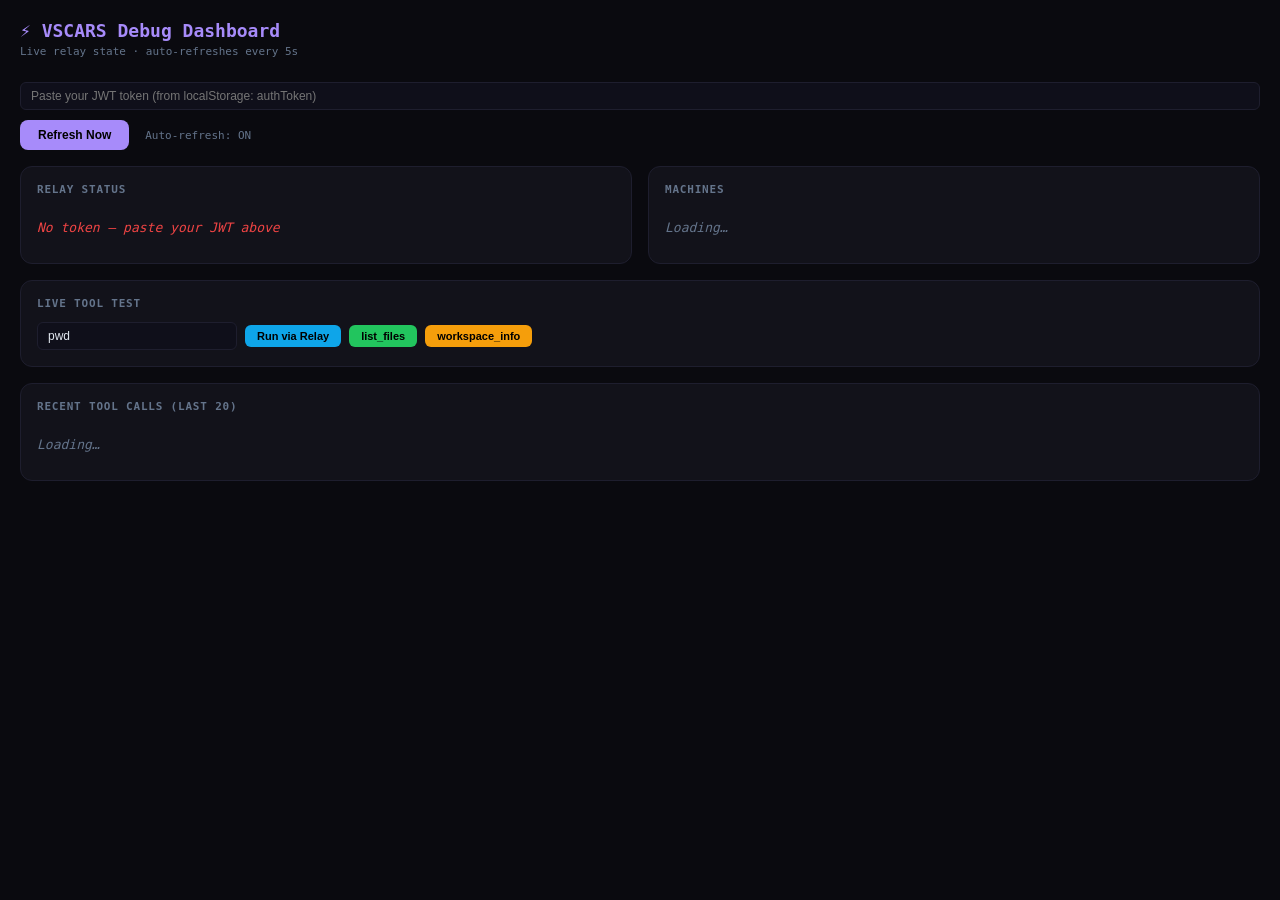
<file: static/debug.html>
<!DOCTYPE html>
<html lang="en">
<head>
<meta charset="UTF-8">
<meta name="viewport" content="width=device-width, initial-scale=1">
<title>VSCARS Debug</title>
<style>
  * { box-sizing: border-box; margin: 0; padding: 0; }
  body { background: #0a0a0f; color: #e2e8f0; font-family: 'Menlo', 'Monaco', monospace; font-size: 13px; padding: 20px; }
  h1 { font-size: 18px; font-weight: 700; color: #a78bfa; margin-bottom: 4px; }
  .subtitle { color: #64748b; font-size: 11px; margin-bottom: 24px; }
  .grid { display: grid; grid-template-columns: 1fr 1fr; gap: 16px; margin-bottom: 16px; }
  @media(max-width: 700px) { .grid { grid-template-columns: 1fr; } }
  .card { background: #12121a; border: 1px solid #1e1e2e; border-radius: 12px; padding: 16px; }
  .card-title { font-size: 11px; font-weight: 700; color: #64748b; text-transform: uppercase; letter-spacing: .8px; margin-bottom: 12px; }
  .badge { display: inline-block; padding: 2px 8px; border-radius: 10px; font-size: 10px; font-weight: 700; }
  .green { background: #22c55e22; color: #22c55e; }
  .red { background: #ef444422; color: #ef4444; }
  .yellow { background: #f59e0b22; color: #f59e0b; }
  .purple { background: #a78bfa22; color: #a78bfa; }
  .row { display: flex; align-items: center; gap: 8px; padding: 8px 0; border-bottom: 1px solid #1e1e2e; }
  .row:last-child { border-bottom: none; }
  .label { color: #64748b; min-width: 120px; }
  .val { color: #e2e8f0; flex: 1; overflow: hidden; text-overflow: ellipsis; white-space: nowrap; }
  .machine-card { background: #0f0f1a; border: 1px solid #1e1e2e; border-radius: 8px; padding: 12px; margin-bottom: 8px; }
  .machine-name { font-weight: 700; color: #e2e8f0; margin-bottom: 4px; }
  .machine-meta { color: #64748b; font-size: 11px; }
  .log-row { padding: 6px 0; border-bottom: 1px solid #1e1e2e; display: grid; grid-template-columns: 80px 100px 60px 1fr; gap: 8px; align-items: start; }
  .log-row:last-child { border-bottom: none; }
  .log-time { color: #64748b; font-size: 10px; }
  .log-tool { color: #a78bfa; }
  .log-result { color: #94a3b8; font-size: 11px; grid-column: 1 / -1; padding-left: 4px; overflow: hidden; text-overflow: ellipsis; white-space: nowrap; }
  .empty { color: #64748b; font-style: italic; padding: 12px 0; }
  .refresh-btn { background: #a78bfa; color: #000; border: none; border-radius: 8px; padding: 8px 18px; font-size: 12px; font-weight: 700; cursor: pointer; margin-right: 8px; }
  .refresh-btn:hover { background: #c4b5fd; }
  .auto-badge { font-size: 11px; color: #64748b; }
  #last-updated { color: #64748b; font-size: 11px; margin-top: 8px; }
  .test-btn { background: #0ea5e9; color: #000; border: none; border-radius: 6px; padding: 5px 12px; font-size: 11px; font-weight: 700; cursor: pointer; }
  .test-btn:hover { background: #38bdf8; }
  #test-result { margin-top: 10px; padding: 10px; background: #0f0f1a; border-radius: 6px; border: 1px solid #1e1e2e; color: #94a3b8; font-size: 12px; display: none; white-space: pre-wrap; }
  .pending-pill { background: #f59e0b22; color: #f59e0b; padding: 2px 8px; border-radius: 6px; font-size: 10px; margin: 2px; display: inline-block; }
  .token-input { background: #0f0f1a; border: 1px solid #1e1e2e; border-radius: 6px; padding: 6px 10px; color: #e2e8f0; font-size: 12px; width: 100%; margin-bottom: 10px; }
</style>
</head>
<body>

<h1>⚡ VSCARS Debug Dashboard</h1>
<div class="subtitle">Live relay state · auto-refreshes every 5s</div>

<div style="margin-bottom:16px">
  <input type="password" id="token-input" class="token-input" placeholder="Paste your JWT token (from localStorage: authToken)">
  <button class="refresh-btn" onclick="load()">Refresh Now</button>
  <span class="auto-badge" id="auto-label">Auto-refresh: ON</span>
  <div id="last-updated"></div>
</div>

<div class="grid">
  <!-- User & Relay Status -->
  <div class="card">
    <div class="card-title">Relay Status</div>
    <div id="relay-status"><div class="empty">Loading…</div></div>
  </div>

  <!-- Connected Machines -->
  <div class="card">
    <div class="card-title">Machines</div>
    <div id="machines-list"><div class="empty">Loading…</div></div>
  </div>
</div>

<!-- Live Tool Test -->
<div class="card" style="margin-bottom:16px">
  <div class="card-title">Live Tool Test</div>
  <div style="display:flex;gap:8px;align-items:center;flex-wrap:wrap">
    <input type="text" id="test-command" value="pwd" style="background:#0f0f1a;border:1px solid #1e1e2e;border-radius:6px;padding:6px 10px;color:#e2e8f0;font-size:12px;width:200px">
    <button class="test-btn" onclick="runTestCommand()">Run via Relay</button>
    <button class="test-btn" style="background:#22c55e" onclick="testListFiles()">list_files</button>
    <button class="test-btn" style="background:#f59e0b;color:#000" onclick="testWorkspaceInfo()">workspace_info</button>
  </div>
  <div id="test-result"></div>
</div>

<!-- Recent Tool Calls -->
<div class="card">
  <div class="card-title">Recent Tool Calls (last 20)</div>
  <div id="tool-log"><div class="empty">Loading…</div></div>
</div>

<script>
let token = localStorage.getItem('authToken') || '';
const tokenInput = document.getElementById('token-input');
if (token) tokenInput.value = token;
tokenInput.addEventListener('input', () => { token = tokenInput.value.trim(); });

function getToken() {
  return tokenInput.value.trim() || localStorage.getItem('authToken') || '';
}

async function apiFetch(path, opts = {}) {
  const t = getToken();
  if (!t) throw new Error('No token — paste your JWT above');
  const res = await fetch(path, {
    ...opts,
    headers: { 'Authorization': `Bearer ${t}`, 'Content-Type': 'application/json', ...(opts.headers || {}) },
  });
  if (!res.ok) throw new Error(`${res.status} ${res.statusText}`);
  return res.json();
}

function fmt(iso) {
  if (!iso) return '—';
  const d = new Date(iso);
  return d.toLocaleTimeString();
}

async function load() {
  try {
    const data = await apiFetch('/api/debug/relay');

    // Relay status
    const r = data.relay;
    const u = data.user;
    document.getElementById('relay-status').innerHTML = `
      <div class="row"><span class="label">User</span><span class="val">${u.username} <span class="badge purple">${u.plan}</span>${u.is_superuser ? ' <span class="badge yellow">superuser</span>' : ''}</span></div>
      <div class="row"><span class="label">Machine connected</span><span class="val">${r.any_connected ? '<span class="badge green">● YES</span>' : '<span class="badge red">○ NO</span>'}</span></div>
      <div class="row"><span class="label">Connected IDs</span><span class="val">${r.connected_machine_ids.length ? r.connected_machine_ids.map(id => `<span class="badge green">${id.slice(0,8)}</span>`).join(' ') : '<span style="color:#64748b">none</span>'}</span></div>
      <div class="row"><span class="label">Pending calls</span><span class="val">${r.pending_calls.length ? r.pending_calls.map(id => `<span class="pending-pill">${id.slice(0,8)}</span>`).join('') : '<span style="color:#64748b">none</span>'}</span></div>
    `;

    // Machines
    const machines = data.machines;
    if (!machines.length) {
      document.getElementById('machines-list').innerHTML = '<div class="empty">No machines registered. Run `vscars init` then `vscars start`.</div>';
    } else {
      document.getElementById('machines-list').innerHTML = machines.map(m => `
        <div class="machine-card">
          <div style="display:flex;justify-content:space-between;align-items:center">
            <div class="machine-name">${m.name}</div>
            <span class="badge ${m.is_connected ? 'green' : 'red'}">${m.is_connected ? '● Online' : '○ Offline'}</span>
          </div>
          <div class="machine-meta">${m.hostname || ''} · ${m.os_info || ''}</div>
          <div class="machine-meta">ID: ${m.machine_id.slice(0,12)}… · Last seen: ${fmt(m.last_seen_at)}</div>
        </div>
      `).join('');
    }

    // Tool log
    const logs = data.recent_tool_calls;
    if (!logs.length) {
      document.getElementById('tool-log').innerHTML = '<div class="empty">No tool calls yet.</div>';
    } else {
      document.getElementById('tool-log').innerHTML = logs.map(l => `
        <div class="log-row">
          <span class="log-time">${fmt(l.at)}</span>
          <span class="log-tool">${l.tool}</span>
          <span class="badge ${l.status === 'success' ? 'green' : 'red'}">${l.status}</span>
          <span></span>
          <span class="log-result">${l.result_preview || '—'}</span>
        </div>
      `).join('');
    }

    document.getElementById('last-updated').textContent = 'Last updated: ' + new Date().toLocaleTimeString();
  } catch (e) {
    document.getElementById('relay-status').innerHTML = `<div class="empty" style="color:#ef4444">${e.message}</div>`;
  }
}

async function runTestCommand() {
  const cmd = document.getElementById('test-command').value.trim();
  if (!cmd) return;
  const el = document.getElementById('test-result');
  el.style.display = 'block';
  el.textContent = `Running: ${cmd}\n…`;
  try {
    const data = await apiFetch('/api/tools/execute', {
      method: 'POST',
      body: JSON.stringify({ tool: 'run_command', command: cmd }),
    });
    el.textContent = `✅ success: ${data.success}\n\n${data.result}`;
  } catch (e) {
    el.textContent = `❌ ${e.message}`;
  }
}

async function testListFiles() {
  const el = document.getElementById('test-result');
  el.style.display = 'block';
  el.textContent = 'Running list_files…';
  try {
    const data = await apiFetch('/api/tools/execute', {
      method: 'POST',
      body: JSON.stringify({ tool: 'list_files' }),
    });
    el.textContent = `✅ success: ${data.success}\n\n${data.result}`;
  } catch (e) {
    el.textContent = `❌ ${e.message}`;
  }
}

async function testWorkspaceInfo() {
  const el = document.getElementById('test-result');
  el.style.display = 'block';
  el.textContent = 'Running get_workspace_info…';
  try {
    const data = await apiFetch('/api/tools/execute', {
      method: 'POST',
      body: JSON.stringify({ tool: 'get_workspace_info' }),
    });
    el.textContent = `✅ success: ${data.success}\n\n${data.result}`;
  } catch (e) {
    el.textContent = `❌ ${e.message}`;
  }
}

// Auto-refresh every 5s
load();
setInterval(load, 5000);
</script>
</body>
</html>
</file>
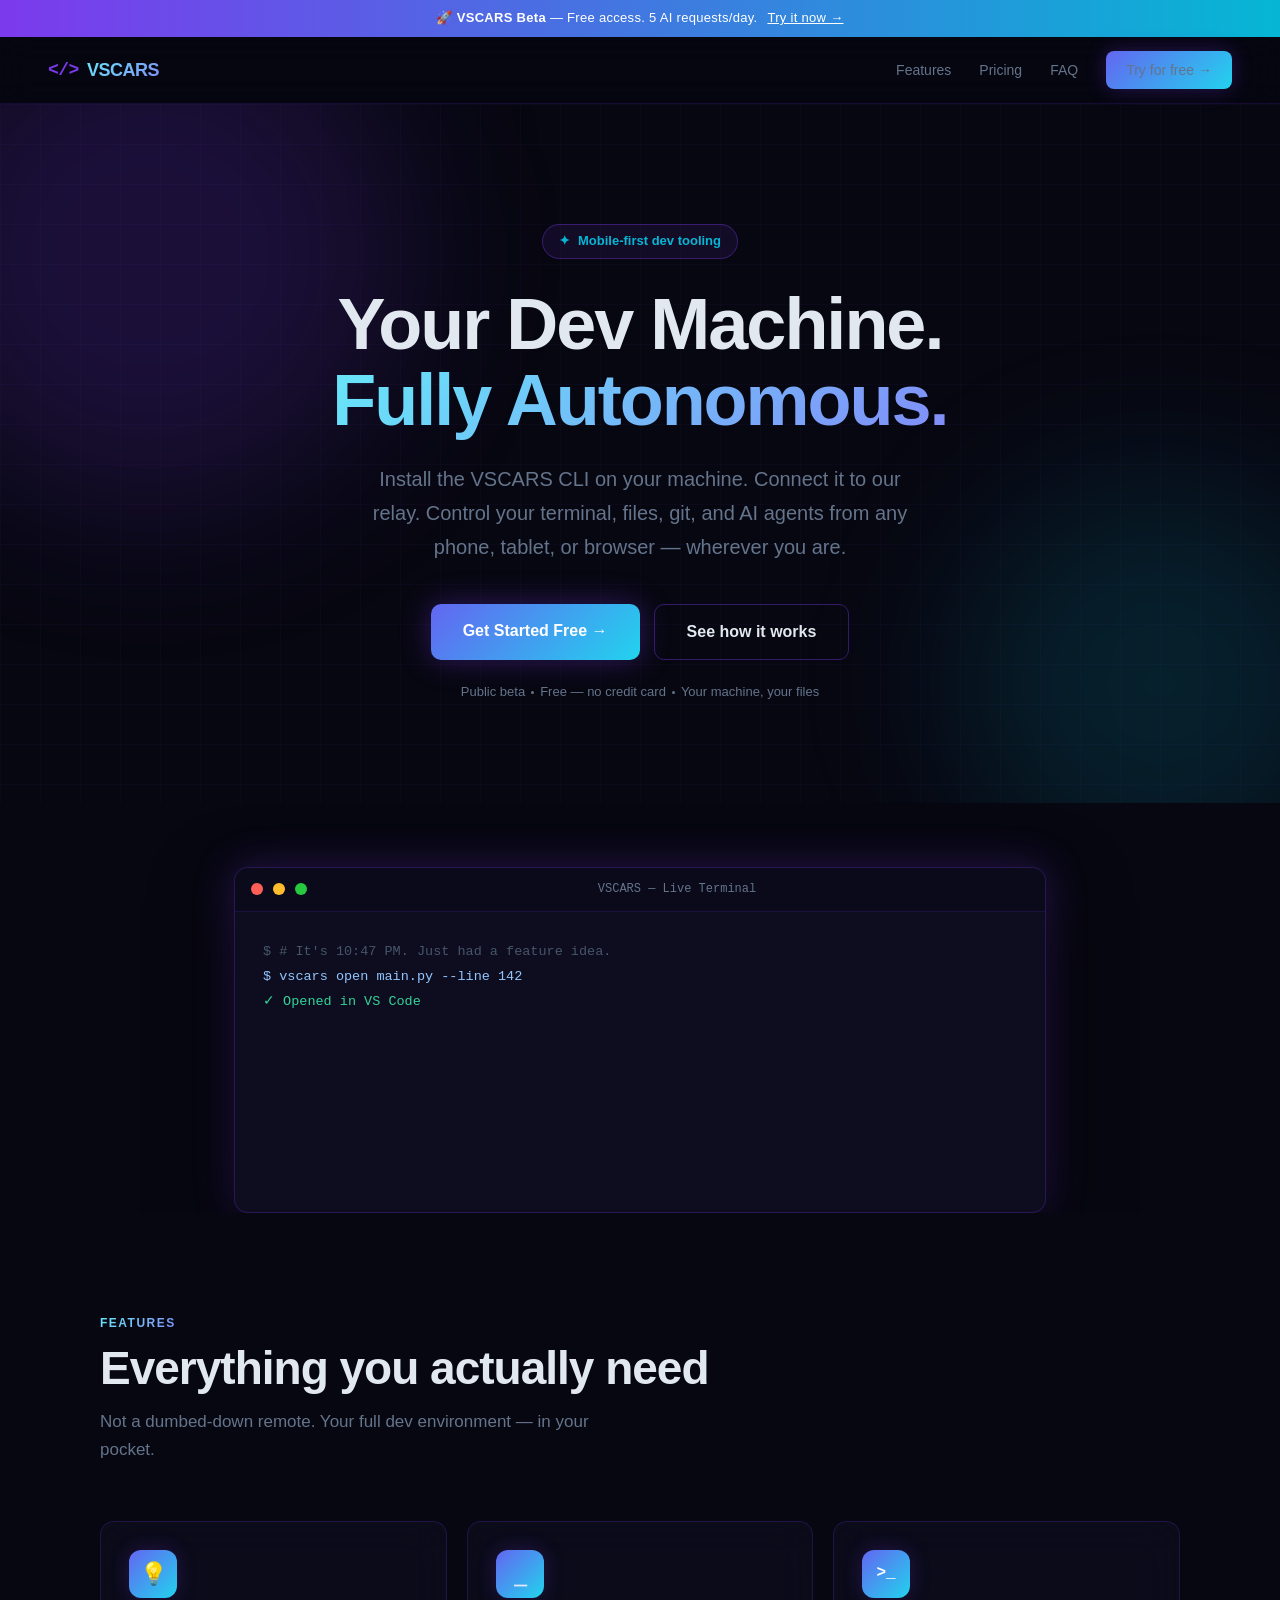
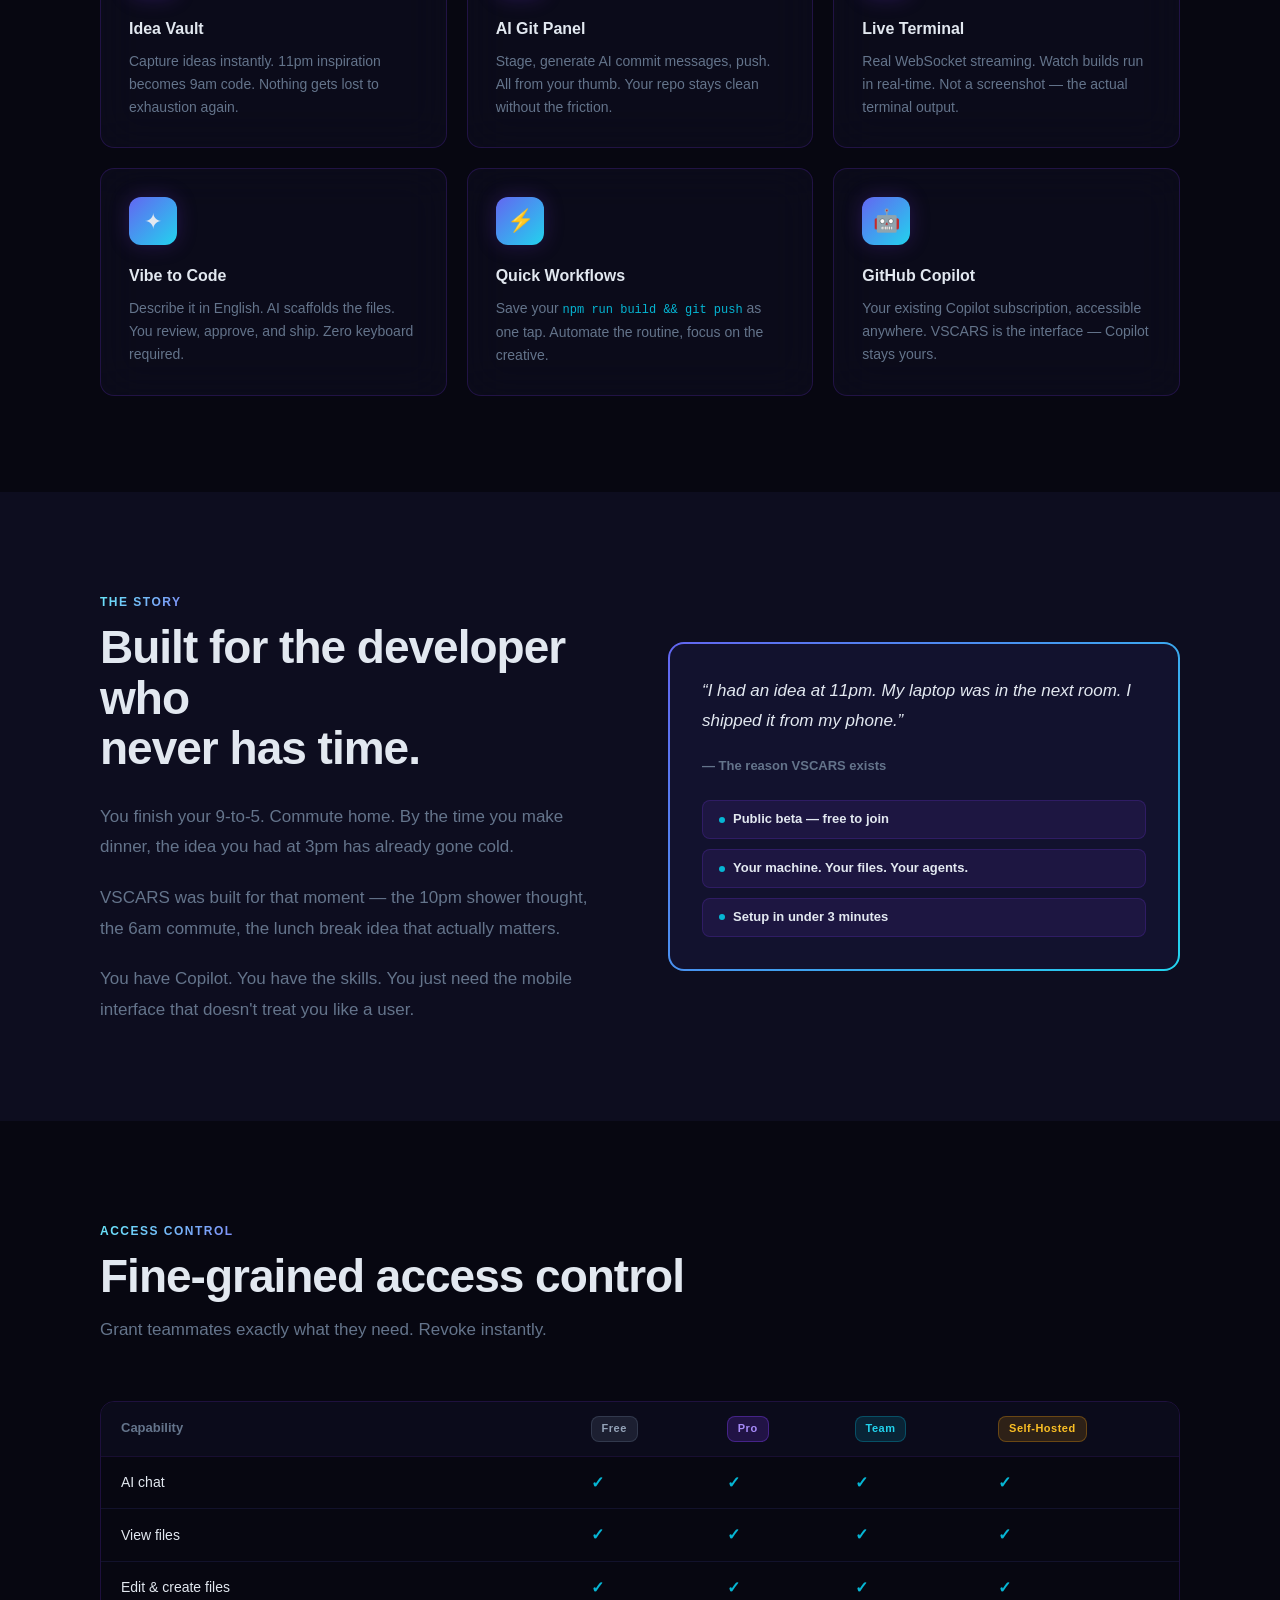
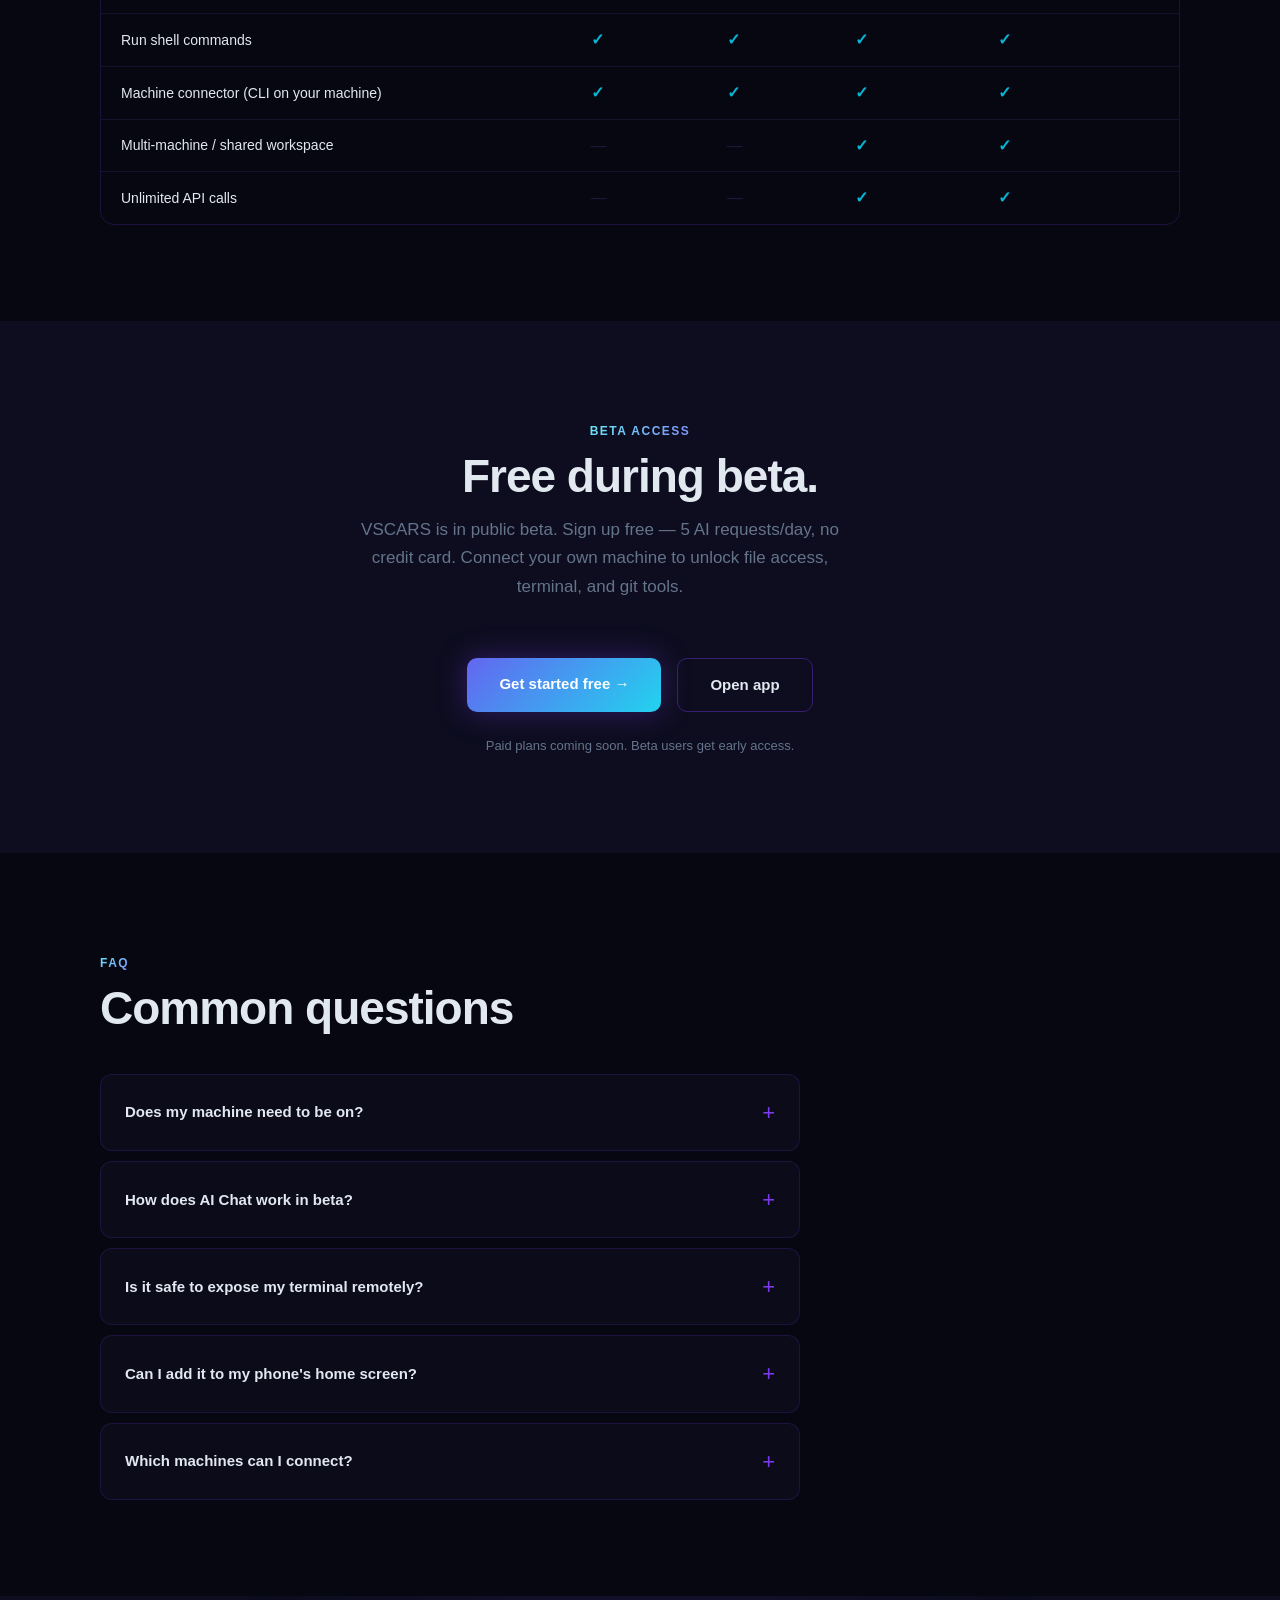
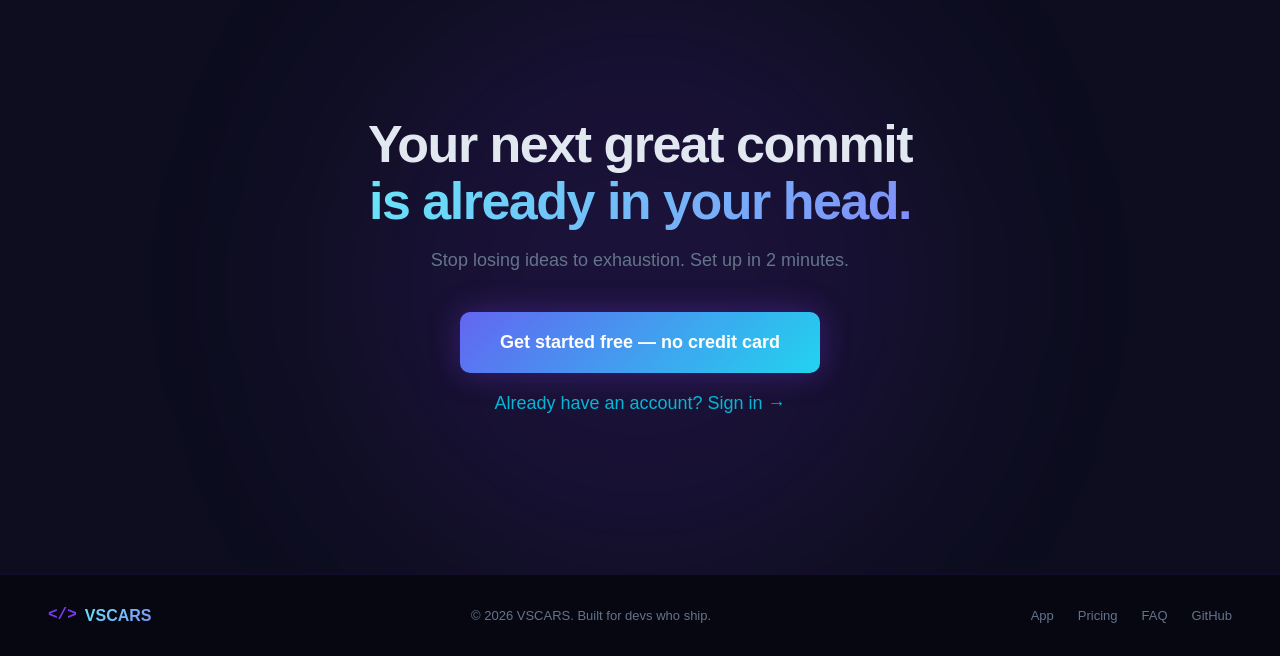
<file: static/landing.html>
<!DOCTYPE html>
<html lang="en">
<head>
<meta charset="UTF-8">
<meta name="viewport" content="width=device-width,initial-scale=1">
<title>VSCARS — VS Code As a Remote Service</title>
<meta name="description" content="Control your dev machine from your phone. Files, terminal, AI, and Git — all from mobile.">
<meta property="og:title" content="VSCARS — VS Code As a Remote Service">
<meta property="og:description" content="Control your dev machine from your phone. Files, terminal, AI, and Git — all from mobile.">
<meta property="og:type" content="website">
<meta name="theme-color" content="#7c3aed">
<link rel="manifest" href="/manifest.json">
<style>
*,*::before,*::after{box-sizing:border-box;margin:0;padding:0}
:root{
  --bg:#070711;
  --surface:#0d0d1f;
  --surface-2:#12122e;
  --border:#1a1a3e;
  --fg:#e2e8f0;
  --muted:#64748b;
  --accent:#7c3aed;
  --accent-2:#06b6d4;
  --accent-3:#f59e0b;
  --gradient:linear-gradient(135deg,#6366f1 0%,#22d3ee 100%);
  --gradient-text:-webkit-linear-gradient(135deg,#818cf8,#67e8f9);
  --glow:0 0 40px rgba(124,58,237,0.3);
  --success:#22d3ee;
  --error:#f87171;
  --font:-apple-system,BlinkMacSystemFont,'Segoe UI',sans-serif;
  --mono:'SF Mono','Cascadia Code','Fira Code',Consolas,monospace;
}
html{scroll-behavior:smooth}
body{
  background:var(--bg);color:var(--fg);
  font-family:var(--font);line-height:1.6;
  overflow-x:hidden;
}
a{color:var(--accent);text-decoration:none}
img{max-width:100%}

/* ─── GRADIENT TEXT ─── */
.grad-text{
  background:var(--gradient-text);
  -webkit-background-clip:text;
  -webkit-text-fill-color:transparent;
  background-clip:text;
}

/* ─── NAV ─── */
nav{
  position:sticky;top:0;z-index:200;
  display:flex;align-items:center;justify-content:space-between;
  padding:14px 48px;
  background:rgba(7,7,17,0.85);
  backdrop-filter:blur(16px);-webkit-backdrop-filter:blur(16px);
  border-bottom:1px solid rgba(124,58,237,0.15);
}
.nav-brand{
  display:flex;align-items:center;gap:8px;
  font-weight:800;font-size:18px;letter-spacing:-.5px;
  color:var(--fg);
}
.nav-brand .logo-mark{
  font-size:18px;color:var(--accent);font-family:var(--mono);
}
.nav-links{display:flex;gap:28px;align-items:center}
.nav-links a{
  color:var(--muted);font-size:14px;font-weight:500;
  transition:color .2s;
}
.nav-links a:hover{color:var(--fg)}
.btn-nav{
  padding:8px 20px;
  background:var(--gradient);
  color:#fff;border-radius:8px;
  font-size:14px;font-weight:700;
  transition:opacity .2s,box-shadow .2s;
  box-shadow:0 0 20px rgba(124,58,237,0.3);
}
.btn-nav:hover{opacity:.9;box-shadow:0 0 30px rgba(124,58,237,0.5)}

/* ─── HERO ─── */
.hero{
  position:relative;text-align:center;
  padding:120px 24px 100px;overflow:hidden;
}
.hero-bg-grid{
  position:absolute;inset:0;
  background-image:
    linear-gradient(rgba(124,58,237,0.04) 1px,transparent 1px),
    linear-gradient(90deg,rgba(124,58,237,0.04) 1px,transparent 1px);
  background-size:40px 40px;
  pointer-events:none;
}
.orb{
  position:absolute;border-radius:50%;
  filter:blur(80px);pointer-events:none;
  animation:orb-float 8s ease-in-out infinite;
}
.orb-purple{
  width:500px;height:500px;
  background:rgba(124,58,237,0.18);
  top:-100px;left:-100px;
  animation-delay:0s;
}
.orb-cyan{
  width:400px;height:400px;
  background:rgba(6,182,212,0.14);
  bottom:-80px;right:-80px;
  animation-delay:-4s;
}
@keyframes orb-float{
  0%,100%{transform:translateY(0) scale(1)}
  50%{transform:translateY(-30px) scale(1.05)}
}
.hero-inner{position:relative;z-index:1;max-width:820px;margin:0 auto}
.pill-badge{
  display:inline-flex;align-items:center;gap:8px;
  padding:6px 16px;border-radius:999px;
  background:rgba(124,58,237,0.1);
  border:1px solid rgba(124,58,237,0.35);
  font-size:13px;font-weight:600;color:var(--accent-2);
  margin-bottom:28px;
}
.hero h1{
  font-size:clamp(42px,7vw,72px);font-weight:900;
  line-height:1.05;letter-spacing:-2px;
  margin-bottom:24px;
}
.hero-para{
  font-size:clamp(16px,2.2vw,20px);color:var(--muted);
  max-width:560px;margin:0 auto 40px;line-height:1.7;
}
.hero-cta{display:flex;gap:14px;justify-content:center;flex-wrap:wrap}
.btn-primary{
  padding:14px 32px;
  background:var(--gradient);
  color:#fff;border-radius:10px;
  font-size:16px;font-weight:700;
  transition:opacity .2s,box-shadow .2s;
  box-shadow:0 0 30px rgba(124,58,237,0.35);
  display:inline-block;
}
.btn-primary:hover{opacity:.9;box-shadow:0 0 50px rgba(124,58,237,0.55)}
.btn-ghost{
  padding:14px 32px;
  background:transparent;
  border:1px solid rgba(124,58,237,0.4);
  color:var(--fg);border-radius:10px;
  font-size:16px;font-weight:600;
  transition:border-color .2s,background .2s;
  display:inline-block;
}
.btn-ghost:hover{border-color:var(--accent);background:rgba(124,58,237,0.07)}
.social-proof{
  font-size:13px;color:var(--muted);
  margin-top:22px;display:flex;
  justify-content:center;align-items:center;gap:6px;
  flex-wrap:wrap;
}
.social-proof-dot{width:3px;height:3px;border-radius:50%;background:var(--muted);display:inline-block}

/* ─── TERMINAL ─── */
.terminal-wrap{max-width:860px;margin:0 auto;padding:64px 24px 0}
.terminal-window{
  background:var(--surface);
  border:1px solid rgba(124,58,237,0.25);
  border-radius:14px;overflow:hidden;
  box-shadow:0 30px 80px rgba(0,0,0,0.6),var(--glow);
}
.terminal-bar{
  background:#0a0a1a;padding:12px 16px;
  display:flex;align-items:center;gap:10px;
  border-bottom:1px solid rgba(124,58,237,0.15);
}
.t-dot{width:12px;height:12px;border-radius:50%;flex-shrink:0}
.terminal-title{
  margin-left:8px;font-size:12px;color:var(--muted);
  font-family:var(--mono);flex:1;text-align:center;
}
.terminal-body{
  padding:28px 28px 32px;
  font-family:var(--mono);font-size:13.5px;line-height:1.85;
  min-height:300px;
}
.t-line{opacity:0;display:block}
.t-comment{color:#475569}
.t-cmd{color:#93c5fd}
.t-prompt{color:#64748b}
.t-success{color:#34d399}
.t-ai{color:#a78bfa}
.t-output{color:#94a3b8}
.t-branch{color:#f59e0b}
/* typewriter reveal — each line fades + slides in */
@keyframes line-in{
  from{opacity:0;transform:translateY(4px)}
  to{opacity:1;transform:translateY(0)}
}
.t-line.visible{
  animation:line-in .25s ease forwards;
}

/* ─── SECTIONS ─── */
section{padding:96px 24px}
.section-inner{max-width:1080px;margin:0 auto}
.section-eyebrow{
  font-size:12px;font-weight:700;letter-spacing:1.5px;
  text-transform:uppercase;
  background:var(--gradient-text);
  -webkit-background-clip:text;-webkit-text-fill-color:transparent;background-clip:text;
  margin-bottom:10px;display:inline-block;
}
h2.section-title{
  font-size:clamp(28px,4.5vw,46px);font-weight:900;
  letter-spacing:-1px;line-height:1.1;margin-bottom:14px;
}
.section-sub{
  color:var(--muted);font-size:17px;
  max-width:520px;line-height:1.7;margin-bottom:56px;
}

/* ─── FEATURE GRID ─── */
#features{background:var(--bg)}
.feature-grid{
  display:grid;
  grid-template-columns:repeat(3,1fr);
  gap:20px;
}
.feature-card{
  position:relative;
  background:rgba(13,13,31,0.7);
  backdrop-filter:blur(20px);-webkit-backdrop-filter:blur(20px);
  border:1px solid rgba(124,58,237,0.2);
  border-radius:14px;padding:28px;
  transition:border-color .3s,transform .3s,box-shadow .3s;
  overflow:hidden;
}
.feature-card::before{
  content:'';position:absolute;inset:0;
  background:var(--gradient);opacity:0;
  transition:opacity .3s;border-radius:14px;
  z-index:-1;
}
.feature-card:hover{
  border-color:rgba(124,58,237,0.5);
  transform:translateY(-4px);
  box-shadow:0 20px 60px rgba(124,58,237,0.15);
}
.feature-card:hover::before{opacity:0.04}
.fc-icon-wrap{
  width:48px;height:48px;border-radius:12px;
  background:var(--gradient);
  display:flex;align-items:center;justify-content:center;
  font-size:22px;margin-bottom:18px;
  box-shadow:0 0 20px rgba(124,58,237,0.25);
}
.fc-title{font-weight:700;font-size:16px;margin-bottom:8px}
.fc-body{color:var(--muted);font-size:14px;line-height:1.65}

/* ─── STORY SECTION ─── */
#story{background:var(--surface)}
.story-grid{
  display:grid;
  grid-template-columns:1fr 1fr;
  gap:56px;align-items:center;
}
.story-text p{
  color:var(--muted);font-size:17px;line-height:1.8;
  margin-bottom:20px;
}
.story-text p:last-child{margin-bottom:0}
/* gradient border card via outline trick */
.story-card{
  position:relative;
  background:rgba(13,13,31,0.85);
  backdrop-filter:blur(20px);-webkit-backdrop-filter:blur(20px);
  border-radius:16px;padding:2px;
  background:var(--gradient);
}
.story-card-inner{
  background:var(--surface-2);
  border-radius:14px;padding:32px;
}
.story-quote{
  font-size:17px;line-height:1.75;color:var(--fg);
  font-style:italic;margin-bottom:20px;
}
.story-author{
  font-size:13px;font-weight:700;color:var(--muted);
  margin-bottom:24px;
}
.stat-pills{display:flex;flex-direction:column;gap:10px}
.stat-pill{
  display:inline-flex;align-items:center;gap:8px;
  padding:8px 16px;border-radius:8px;
  background:rgba(124,58,237,0.1);
  border:1px solid rgba(124,58,237,0.2);
  font-size:13px;font-weight:600;color:var(--fg);
}
.stat-pill-dot{
  width:6px;height:6px;border-radius:50%;
  background:var(--gradient);
  background:var(--accent-2);
}

/* ─── PERMISSIONS ─── */
#permissions{background:var(--bg)}
.table-wrap{overflow-x:auto;border-radius:14px;border:1px solid rgba(124,58,237,0.2)}
.perm-table{
  width:100%;border-collapse:collapse;
  font-size:14px;
}
.perm-table th{
  text-align:left;padding:14px 20px;
  color:var(--muted);font-weight:600;font-size:13px;
  background:rgba(13,13,31,0.8);
  border-bottom:1px solid rgba(124,58,237,0.15);
}
.perm-table td{
  padding:13px 20px;
  border-bottom:1px solid rgba(26,26,62,0.6);
}
.perm-table tbody tr:last-child td{border-bottom:none}
.perm-table tbody tr:hover td{background:rgba(124,58,237,0.04)}
.check{color:var(--accent-2);font-weight:700;font-size:16px}
.cross{color:var(--border);font-size:16px}
.badge-plan{
  display:inline-block;padding:3px 10px;border-radius:8px;
  font-size:11px;font-weight:700;letter-spacing:.5px;
}
.bg-free{background:rgba(100,116,139,0.2);color:#94a3b8;border:1px solid rgba(100,116,139,0.3)}
.bg-pro{background:rgba(124,58,237,0.2);color:#a78bfa;border:1px solid rgba(124,58,237,0.4)}
.bg-team{background:rgba(6,182,212,0.15);color:#22d3ee;border:1px solid rgba(6,182,212,0.3)}
.bg-sh{background:rgba(245,158,11,0.15);color:#fbbf24;border:1px solid rgba(245,158,11,0.3)}

/* ─── PRICING ─── */
#pricing{background:var(--surface)}
.pricing-grid{
  display:grid;
  grid-template-columns:repeat(4,1fr);
  gap:20px;align-items:start;
}
.price-card{
  background:rgba(13,13,31,0.7);
  backdrop-filter:blur(20px);-webkit-backdrop-filter:blur(20px);
  border:1px solid rgba(124,58,237,0.2);
  border-radius:14px;padding:30px 26px;
  display:flex;flex-direction:column;gap:16px;
  transition:transform .3s,box-shadow .3s;
}
.price-card:hover{transform:translateY(-4px)}
/* featured card — gradient border wrapper */
.price-card-featured-wrap{
  position:relative;
  background:var(--gradient);
  border-radius:16px;padding:2px;
}
.price-card-featured-wrap .price-card{
  border:none;border-radius:14px;
  background:var(--surface-2);
}
.popular-badge{
  position:absolute;top:-13px;left:50%;transform:translateX(-50%);
  background:var(--gradient);
  color:#fff;font-size:11px;font-weight:700;letter-spacing:.5px;
  padding:4px 14px;border-radius:999px;white-space:nowrap;
  text-transform:uppercase;
}
.pc-name{font-size:14px;font-weight:700;color:var(--muted);letter-spacing:.5px;text-transform:uppercase}
.pc-price{
  font-size:38px;font-weight:900;letter-spacing:-1.5px;
  line-height:1;
}
.pc-price sup{font-size:18px;font-weight:700;vertical-align:super;margin-right:2px}
.pc-price sub{font-size:14px;font-weight:400;color:var(--muted);vertical-align:baseline}
.pc-subprice{font-size:12px;color:var(--muted);margin-top:-8px}
.pc-features{
  list-style:none;display:flex;flex-direction:column;gap:9px;flex:1;
}
.pc-features li{
  font-size:13px;color:var(--muted);
  display:flex;align-items:flex-start;gap:8px;
}
.pc-features li::before{
  content:"✓";color:var(--accent-2);
  font-weight:700;flex-shrink:0;margin-top:1px;
}
.pc-features li.no{color:#374151}
.pc-features li.no::before{content:"✕";color:#374151}
.btn-pc{
  padding:12px;border-radius:8px;font-weight:700;font-size:14px;
  text-align:center;display:block;
  transition:opacity .2s,box-shadow .2s;
}
.btn-pc-grad{background:var(--gradient);color:#fff;box-shadow:0 0 20px rgba(124,58,237,0.3)}
.btn-pc-grad:hover{opacity:.9;box-shadow:0 0 35px rgba(124,58,237,0.5)}
.btn-pc-outline{
  background:transparent;border:1px solid rgba(124,58,237,0.3);
  color:var(--fg);
}
.btn-pc-outline:hover{border-color:var(--accent);background:rgba(124,58,237,0.06)}
.btn-pc-amber{background:rgba(245,158,11,0.15);border:1px solid rgba(245,158,11,0.3);color:#fbbf24}
.btn-pc-amber:hover{background:rgba(245,158,11,0.25)}

/* ─── FAQ ─── */
#faq{background:var(--bg)}
.faq-list{max-width:700px;display:flex;flex-direction:column;gap:10px}
details.faq-item{
  background:rgba(13,13,31,0.7);
  border:1px solid rgba(124,58,237,0.18);
  border-radius:12px;overflow:hidden;
  transition:border-color .2s;
}
details.faq-item[open]{border-color:rgba(124,58,237,0.4)}
details.faq-item summary{
  padding:20px 24px;
  font-weight:700;font-size:15px;
  cursor:pointer;list-style:none;
  display:flex;justify-content:space-between;align-items:center;
  user-select:none;
}
details.faq-item summary::-webkit-details-marker{display:none}
details.faq-item summary::after{
  content:'+';font-size:22px;font-weight:300;
  color:var(--accent);flex-shrink:0;margin-left:16px;
  transition:transform .2s;
}
details.faq-item[open] summary::after{transform:rotate(45deg)}
.faq-body{
  padding:0 24px 20px;
  color:var(--muted);font-size:14px;line-height:1.75;
}

/* ─── FINAL CTA ─── */
#final-cta{
  position:relative;text-align:center;
  padding:120px 24px;overflow:hidden;
  background:var(--surface);
}
.cta-orb-purple{
  position:absolute;width:600px;height:600px;
  border-radius:50%;background:rgba(124,58,237,0.12);
  filter:blur(100px);top:50%;left:50%;
  transform:translate(-50%,-50%);
  pointer-events:none;
}
.cta-inner{position:relative;z-index:1;max-width:640px;margin:0 auto}
#final-cta h2{
  font-size:clamp(32px,5vw,52px);font-weight:900;
  letter-spacing:-1.5px;line-height:1.1;margin-bottom:16px;
}
#final-cta p{
  color:var(--muted);font-size:18px;margin-bottom:36px;line-height:1.65;
}
.cta-note{
  font-size:13px;color:var(--muted);margin-top:16px;
}
.cta-note a{color:var(--accent-2)}

/* ─── FOOTER ─── */
footer{
  border-top:1px solid rgba(124,58,237,0.12);
  padding:28px 48px;
  display:flex;justify-content:space-between;align-items:center;
  flex-wrap:wrap;gap:14px;
  background:var(--bg);
}
.footer-brand{
  display:flex;align-items:center;gap:8px;
  font-weight:800;font-size:16px;
}
.footer-copy{font-size:13px;color:var(--muted)}
.footer-links{display:flex;gap:24px;flex-wrap:wrap}
.footer-links a{color:var(--muted);font-size:13px;transition:color .2s}
.footer-links a:hover{color:var(--fg)}

/* ─── RESPONSIVE ─── */
@media(max-width:960px){
  .pricing-grid{grid-template-columns:repeat(2,1fr)}
  .feature-grid{grid-template-columns:repeat(2,1fr)}
}
@media(max-width:768px){
  nav{padding:12px 20px}
  .nav-links .hide-mob{display:none}
  .hero{padding:80px 20px 70px}
  .orb-purple{width:300px;height:300px}
  .orb-cyan{width:250px;height:250px}
  .feature-grid{grid-template-columns:1fr}
  .story-grid{grid-template-columns:1fr;gap:32px}
  .pricing-grid{grid-template-columns:1fr}
  section{padding:64px 20px}
  footer{flex-direction:column;text-align:center;padding:24px 20px}
  .footer-links{justify-content:center}
}
@media(max-width:480px){
  .hero h1{letter-spacing:-1px}
  .terminal-body{padding:18px 16px 22px;font-size:12px}
  .nav-brand .logo-text-full{display:none}
}
</style>
</head>
<body>

<!-- ───────────── BETA BANNER ───────────── -->
<div style="background:linear-gradient(90deg,#7c3aed,#06b6d4);color:#fff;text-align:center;padding:8px 16px;font-size:13px;font-weight:500;letter-spacing:0.3px;">
  🚀 <strong>VSCARS Beta</strong> — Free access. 5 AI requests/day. <a href="/app" style="color:#fff;text-decoration:underline;margin-left:6px;">Try it now →</a>
</div>

<!-- ───────────── NAV ───────────── -->
<nav>
  <a href="/" class="nav-brand" style="color:var(--fg)">
    <span class="logo-mark">&lt;/&gt;</span>
    <span class="grad-text logo-text-full">VSCARS</span>
  </a>
  <div class="nav-links">
    <a href="#features" class="hide-mob">Features</a>
    <a href="#pricing" class="hide-mob">Pricing</a>
    <a href="#faq" class="hide-mob">FAQ</a>
    <a href="/setup" class="btn-nav">Try for free &rarr;</a>
  </div>
</nav>

<!-- ───────────── HERO ───────────── -->
<section class="hero">
  <div class="hero-bg-grid" aria-hidden="true"></div>
  <div class="orb orb-purple" aria-hidden="true"></div>
  <div class="orb orb-cyan" aria-hidden="true"></div>

  <div class="hero-inner">
    <div class="pill-badge">
      <span>&#10022;</span>
      <span>Mobile-first dev tooling</span>
    </div>

    <h1>
      Your Dev Machine.<br>
      <span class="grad-text">Fully Autonomous.</span>
    </h1>

    <p class="hero-para">
      Install the VSCARS CLI on your machine. Connect it to our relay. Control your terminal, files, git, and AI agents from any phone, tablet, or browser &mdash; wherever you are.
    </p>

    <div class="hero-cta">
      <a href="/setup" class="btn-primary">Get Started Free →</a>
      <a href="#terminal-demo" class="btn-ghost">See how it works</a>
    </div>

    <div class="social-proof">
      <span>Public beta</span>
      <span class="social-proof-dot"></span>
      <span>Free — no credit card</span>
      <span class="social-proof-dot"></span>
      <span>Your machine, your files</span>
    </div>
  </div>
</section>

<!-- ───────────── TERMINAL DEMO ───────────── -->
<div class="terminal-wrap" id="terminal-demo">
  <div class="terminal-window" role="region" aria-label="Live terminal demo">
    <div class="terminal-bar">
      <div class="t-dot" style="background:#ff5f56" aria-hidden="true"></div>
      <div class="t-dot" style="background:#ffbd2e" aria-hidden="true"></div>
      <div class="t-dot" style="background:#27c93f" aria-hidden="true"></div>
      <span class="terminal-title">VSCARS &mdash; Live Terminal</span>
    </div>
    <div class="terminal-body" id="terminal-body" aria-live="polite">
      <!-- lines injected by JS -->
    </div>
  </div>
</div>

<!-- ───────────── FEATURES ───────────── -->
<section id="features">
  <div class="section-inner">
    <span class="section-eyebrow">Features</span>
    <h2 class="section-title">Everything you actually need</h2>
    <p class="section-sub">Not a dumbed-down remote. Your full dev environment &mdash; in your pocket.</p>

    <div class="feature-grid">
      <div class="feature-card">
        <div class="fc-icon-wrap" aria-hidden="true">&#128161;</div>
        <div class="fc-title">Idea Vault</div>
        <div class="fc-body">Capture ideas instantly. 11pm inspiration becomes 9am code. Nothing gets lost to exhaustion again.</div>
      </div>
      <div class="feature-card">
        <div class="fc-icon-wrap" aria-hidden="true">&#9135;</div>
        <div class="fc-title">AI Git Panel</div>
        <div class="fc-body">Stage, generate AI commit messages, push. All from your thumb. Your repo stays clean without the friction.</div>
      </div>
      <div class="feature-card">
        <div class="fc-icon-wrap" aria-hidden="true" style="font-family:var(--mono);font-size:16px;font-weight:700;color:#fff">&gt;_</div>
        <div class="fc-title">Live Terminal</div>
        <div class="fc-body">Real WebSocket streaming. Watch builds run in real-time. Not a screenshot &mdash; the actual terminal output.</div>
      </div>
      <div class="feature-card">
        <div class="fc-icon-wrap" aria-hidden="true">&#10022;</div>
        <div class="fc-title">Vibe to Code</div>
        <div class="fc-body">Describe it in English. AI scaffolds the files. You review, approve, and ship. Zero keyboard required.</div>
      </div>
      <div class="feature-card">
        <div class="fc-icon-wrap" aria-hidden="true">&#9889;</div>
        <div class="fc-title">Quick Workflows</div>
        <div class="fc-body">Save your <code style="font-family:var(--mono);font-size:12px;color:var(--accent-2)">npm run build &amp;&amp; git push</code> as one tap. Automate the routine, focus on the creative.</div>
      </div>
      <div class="feature-card">
        <div class="fc-icon-wrap" aria-hidden="true">&#129302;</div>
        <div class="fc-title">GitHub Copilot</div>
        <div class="fc-body">Your existing Copilot subscription, accessible anywhere. VSCARS is the interface &mdash; Copilot stays yours.</div>
      </div>
    </div>
  </div>
</section>

<!-- ───────────── STORY ───────────── -->
<section id="story">
  <div class="section-inner">
    <div class="story-grid">
      <div class="story-text">
        <span class="section-eyebrow">The Story</span>
        <h2 class="section-title" style="margin-bottom:28px">
          Built for the developer who<br>never has time.
        </h2>
        <p>You finish your 9-to-5. Commute home. By the time you make dinner, the idea you had at 3pm has already gone cold.</p>
        <p>VSCARS was built for that moment &mdash; the 10pm shower thought, the 6am commute, the lunch break idea that actually matters.</p>
        <p>You have Copilot. You have the skills. You just need the mobile interface that doesn't treat you like a user.</p>
      </div>

      <div>
        <div class="story-card">
          <div class="story-card-inner">
            <p class="story-quote">
              &ldquo;I had an idea at 11pm. My laptop was in the next room. I shipped it from my phone.&rdquo;
            </p>
            <p class="story-author">&#8212; The reason VSCARS exists</p>
            <div class="stat-pills">
              <div class="stat-pill">
                <span class="stat-pill-dot"></span>
                Public beta &mdash; free to join
              </div>
              <div class="stat-pill">
                <span class="stat-pill-dot"></span>
                Your machine. Your files. Your agents.
              </div>
              <div class="stat-pill">
                <span class="stat-pill-dot"></span>
                Setup in under 3 minutes
              </div>
            </div>
          </div>
        </div>
      </div>
    </div>
  </div>
</section>

<!-- ───────────── PERMISSIONS ───────────── -->
<section id="permissions">
  <div class="section-inner">
    <span class="section-eyebrow">Access Control</span>
    <h2 class="section-title">Fine-grained access control</h2>
    <p class="section-sub">Grant teammates exactly what they need. Revoke instantly.</p>

    <div class="table-wrap">
      <table class="perm-table">
        <thead>
          <tr>
            <th>Capability</th>
            <th><span class="badge-plan bg-free">Free</span></th>
            <th><span class="badge-plan bg-pro">Pro</span></th>
            <th><span class="badge-plan bg-team">Team</span></th>
            <th><span class="badge-plan bg-sh">Self-Hosted</span></th>
          </tr>
        </thead>
        <tbody>
          <tr>
            <td>AI chat</td>
            <td class="check">&#10003;</td><td class="check">&#10003;</td>
            <td class="check">&#10003;</td><td class="check">&#10003;</td>
          </tr>
          <tr>
            <td>View files</td>
            <td class="check">&#10003;</td><td class="check">&#10003;</td>
            <td class="check">&#10003;</td><td class="check">&#10003;</td>
          </tr>
          <tr>
            <td>Edit &amp; create files</td>
            <td class="check">&#10003;</td><td class="check">&#10003;</td>
            <td class="check">&#10003;</td><td class="check">&#10003;</td>
          </tr>
          <tr>
            <td>Run shell commands</td>
            <td class="check">&#10003;</td><td class="check">&#10003;</td>
            <td class="check">&#10003;</td><td class="check">&#10003;</td>
          </tr>
          <tr>
            <td>Machine connector (CLI on your machine)</td>
            <td class="check">&#10003;</td><td class="check">&#10003;</td>
            <td class="check">&#10003;</td><td class="check">&#10003;</td>
          </tr>
          <tr>
            <td>Multi-machine / shared workspace</td>
            <td class="cross">&#8212;</td><td class="cross">&#8212;</td>
            <td class="check">&#10003;</td><td class="check">&#10003;</td>
          </tr>
          <tr>
            <td>Unlimited API calls</td>
            <td class="cross">&#8212;</td><td class="cross">&#8212;</td>
            <td class="check">&#10003;</td><td class="check">&#10003;</td>
          </tr>
        </tbody>
      </table>
    </div>
  </div>
</section>

<!-- ───────────── PRICING ───────────── -->
<section id="pricing">
  <div class="section-inner" style="text-align:center;max-width:600px;margin:0 auto">
    <span class="section-eyebrow">Beta Access</span>
    <h2 class="section-title">Free during beta.</h2>
    <p class="section-sub">VSCARS is in public beta. Sign up free — 5 AI requests/day, no credit card. Connect your own machine to unlock file access, terminal, and git tools.</p>
    <div style="display:flex;gap:16px;justify-content:center;flex-wrap:wrap;margin-top:32px">
      <a href="/setup" class="btn-primary" style="padding:14px 32px;font-size:15px">Get started free →</a>
      <a href="/app" class="btn-ghost" style="padding:14px 32px;font-size:15px">Open app</a>
    </div>
    <p style="margin-top:24px;font-size:13px;color:var(--muted)">Paid plans coming soon. Beta users get early access.</p>
  </div>
</section>

<!-- ───────────── FAQ ───────────── -->
<section id="faq">
  <div class="section-inner">
    <span class="section-eyebrow">FAQ</span>
    <h2 class="section-title" style="margin-bottom:40px">Common questions</h2>

    <div class="faq-list">
      <details class="faq-item">
        <summary>Does my machine need to be on?</summary>
        <div class="faq-body">
          Yes &mdash; VSCARS is a remote control, not a cloud VM. The <code style="font-family:var(--mono);font-size:13px">vscars start</code> connector must be running on your machine. Your phone talks to our relay, the relay talks to the connector on your machine. Turn the machine off and the session pauses until it's back.
        </div>
      </details>

      <details class="faq-item">
        <summary>How does AI Chat work in beta?</summary>
        <div class="faq-body">
          You bring your own API key &mdash; Claude, OpenAI Codex, or GitHub Copilot. Configure it in Settings. VSCARS routes your requests through your own key. We never store your key on the server. Beta gives you 5 AI requests/day; paid plans increase that limit.
        </div>
      </details>

      <details class="faq-item">
        <summary>Is it safe to expose my terminal remotely?</summary>
        <div class="faq-body">
          Your terminal is never "exposed" &mdash; all traffic routes through an encrypted WebSocket to our relay over HTTPS. The connector only accepts commands from authenticated users (JWT + API key). You can also set a Trust Policy in the app to block destructive commands or require approval before execution.
        </div>
      </details>

      <details class="faq-item">
        <summary>Can I add it to my phone's home screen?</summary>
        <div class="faq-body">
          Yes. VSCARS is a PWA. Open <strong>vscars.latenightstack.com/app</strong> in mobile Safari or Chrome, tap "Add to Home Screen," and it launches like a native app &mdash; full-screen, fast, works offline for the UI.
        </div>
      </details>

      <details class="faq-item">
        <summary>Which machines can I connect?</summary>
        <div class="faq-body">
          Any machine running macOS or Linux with Python 3.10+. Your work laptop, a home server, a cloud VPS &mdash; anything you can SSH into, you can also connect to VSCARS. One machine per account in beta; multi-machine coming with paid plans.
        </div>
      </details>
    </div>
  </div>
</section>

<!-- ───────────── FINAL CTA ───────────── -->
<section id="final-cta">
  <div class="cta-orb-purple" aria-hidden="true"></div>
  <div class="cta-inner">
    <h2>
      Your next great commit<br>
      <span class="grad-text">is already in your head.</span>
    </h2>
    <p>Stop losing ideas to exhaustion. Set up in 2 minutes.</p>
    <a href="/setup" class="btn-primary" style="font-size:18px;padding:16px 40px">
      Get started free &mdash; no credit card
    </a>
    <p class="cta-note">
      <a href="/app">Already have an account? Sign in →</a>
    </p>
  </div>
</section>

<!-- ───────────── FOOTER ───────────── -->
<footer>
  <div class="footer-brand">
    <span style="font-family:var(--mono);color:var(--accent)">&lt;/&gt;</span>
    <span class="grad-text">VSCARS</span>
  </div>
  <span class="footer-copy">&copy; 2026 VSCARS. Built for devs who ship.</span>
  <div class="footer-links">
    <a href="/app">App</a>
    <a href="#pricing">Pricing</a>
    <a href="#faq">FAQ</a>
    <a href="https://github.com" target="_blank" rel="noopener">GitHub</a>
  </div>
</footer>

<!-- ───────────── TERMINAL TYPEWRITER ───────────── -->
<script>
(function(){
  var lines = [
    { text: '$ # It\'s 10:47 PM. Just had a feature idea.', cls: 't-comment', delay: 300 },
    { text: '$ vscars open main.py --line 142',             cls: 't-cmd',     delay: 900 },
    { text: '✓ Opened in VS Code',                          cls: 't-success', delay: 1500 },
    { text: '',                                              cls: 't-output',  delay: 1700 },
    { text: '$ vscars ask "add rate limiting to this endpoint"', cls: 't-cmd', delay: 2000 },
    { text: '🤖 Analyzing main.py...',                      cls: 't-ai',      delay: 2700 },
    { text: '✓ Found endpoint at line 142',                 cls: 't-success', delay: 3400 },
    { text: '✓ Added slowapi decorator',                    cls: 't-success', delay: 3900 },
    { text: '✓ Import added',                               cls: 't-success', delay: 4300 },
    { text: '',                                              cls: 't-output',  delay: 4600 },
    { text: '$ git add . && git commit -m "feat: rate limiting"', cls: 't-cmd', delay: 4900 },
    { text: '[main 7f3a2c1] feat: rate limiting — from phone', cls: 't-branch', delay: 5700 },
  ];

  var body = document.getElementById('terminal-body');
  if (!body) return;

  // Intersection Observer — start animation when terminal is visible
  var started = false;
  function run() {
    if (started) return;
    started = true;
    lines.forEach(function(l) {
      setTimeout(function() {
        var span = document.createElement('span');
        span.className = 't-line ' + l.cls;
        span.textContent = l.text || '\u00a0';
        body.appendChild(span);
        // trigger reflow then add visible class
        void span.offsetWidth;
        span.classList.add('visible');
      }, l.delay);
    });
  }

  if ('IntersectionObserver' in window) {
    var obs = new IntersectionObserver(function(entries) {
      if (entries[0].isIntersecting) { run(); obs.disconnect(); }
    }, { threshold: 0.3 });
    obs.observe(body);
  } else {
    run();
  }
})();
</script>

</body>
</html>
</file>
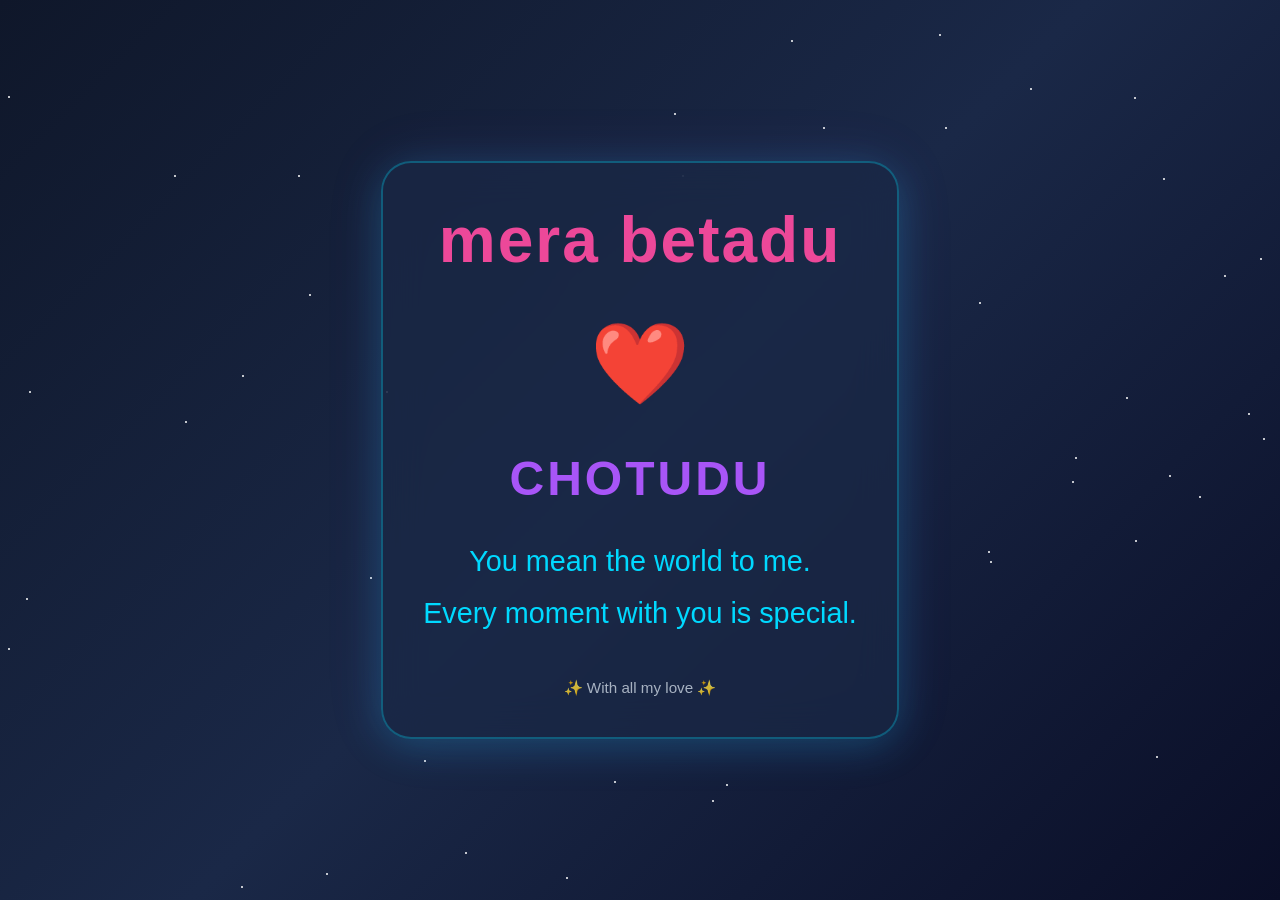
<file: static/monika.html>
<!DOCTYPE html>
<html lang="en">
<head>
    <meta charset="UTF-8">
    <meta name="viewport" content="width=device-width, initial-scale=1.0">
    <title>I Love You Monika ❤️</title>
    <style>
        * {
            margin: 0;
            padding: 0;
            box-sizing: border-box;
        }

        body {
            width: 100%;
            height: 100vh;
            display: flex;
            justify-content: center;
            align-items: center;
            background: linear-gradient(135deg, #0f172a 0%, #1a2847 50%, #0a0e27 100%);
            font-family: 'Segoe UI', Tahoma, Geneva, Verdana, sans-serif;
            overflow: hidden;
        }

        .container {
            text-align: center;
            padding: 40px;
            background: rgba(26, 40, 71, 0.7);
            backdrop-filter: blur(20px);
            border: 2px solid rgba(0, 217, 255, 0.3);
            border-radius: 30px;
            box-shadow: 0 8px 40px rgba(0, 217, 255, 0.2),
                        0 0 60px rgba(168, 85, 247, 0.1);
            max-width: 600px;
            animation: fadeIn 1s ease-in;
        }

        @keyframes fadeIn {
            from {
                opacity: 0;
                transform: scale(0.9);
            }
            to {
                opacity: 1;
                transform: scale(1);
            }
        }

        @keyframes heartBeat {
            0%, 100% {
                transform: scale(1);
            }
            25% {
                transform: scale(1.3);
            }
            50% {
                transform: scale(1);
            }
        }

        @keyframes glow {
            0%, 100% {
                text-shadow: 0 0 20px rgba(236, 72, 153, 0.5);
            }
            50% {
                text-shadow: 0 0 40px rgba(236, 72, 153, 0.8);
            }
        }

        h1 {
            font-size: 4rem;
            color: #ec4899;
            margin-bottom: 20px;
            animation: glow 2s ease-in-out infinite;
            font-weight: 700;
            letter-spacing: 2px;
        }

        .heart {
            font-size: 5rem;
            display: inline-block;
            margin: 20px 0;
            animation: heartBeat 1.5s ease-in-out infinite;
        }

        .message {
            font-size: 1.8rem;
            color: #00d9ff;
            margin: 30px 0;
            font-weight: 500;
            line-height: 1.8;
        }

        .name {
            font-size: 3rem;
            color: #a855f7;
            margin: 20px 0;
            font-weight: 700;
            text-transform: uppercase;
            letter-spacing: 3px;
        }

        .stars {
            position: absolute;
            width: 100%;
            height: 100%;
            overflow: hidden;
            pointer-events: none;
        }

        .star {
            position: absolute;
            width: 2px;
            height: 2px;
            background: white;
            border-radius: 50%;
            animation: twinkle 3s infinite;
        }

        @keyframes twinkle {
            0%, 100% { opacity: 0.3; }
            50% { opacity: 1; }
        }

        .footer {
            margin-top: 40px;
            font-size: 0.95rem;
            color: #cbd5e1;
            opacity: 0.8;
        }

        @media (max-width: 768px) {
            h1 {
                font-size: 2.5rem;
            }

            .heart {
                font-size: 3rem;
                margin: 15px 0;
            }

            .message {
                font-size: 1.3rem;
            }

            .name {
                font-size: 2rem;
            }

            .container {
                padding: 30px;
                margin: 20px;
            }
        }
    </style>
</head>
<body>
    <div class="stars" id="starsContainer"></div>
    
    <div class="container">
        <h1>mera betadu</h1>
        <div class="heart">❤️</div>
        <div class="name">chotudu</div>
        <div class="message">
            You mean the world to me.<br>
            Every moment with you is special.
        </div>
        <div class="footer">
            <p>✨ With all my love ✨</p>
        </div>
    </div>

    <script>
        // Create twinkling stars
        function createStars() {
            const starsContainer = document.getElementById('starsContainer');
            for (let i = 0; i < 50; i++) {
                const star = document.createElement('div');
                star.className = 'star';
                star.style.left = Math.random() * 100 + '%';
                star.style.top = Math.random() * 100 + '%';
                star.style.animationDelay = Math.random() * 3 + 's';
                starsContainer.appendChild(star);
            }
        }

        createStars();
    </script>
</body>
</html>
</file>
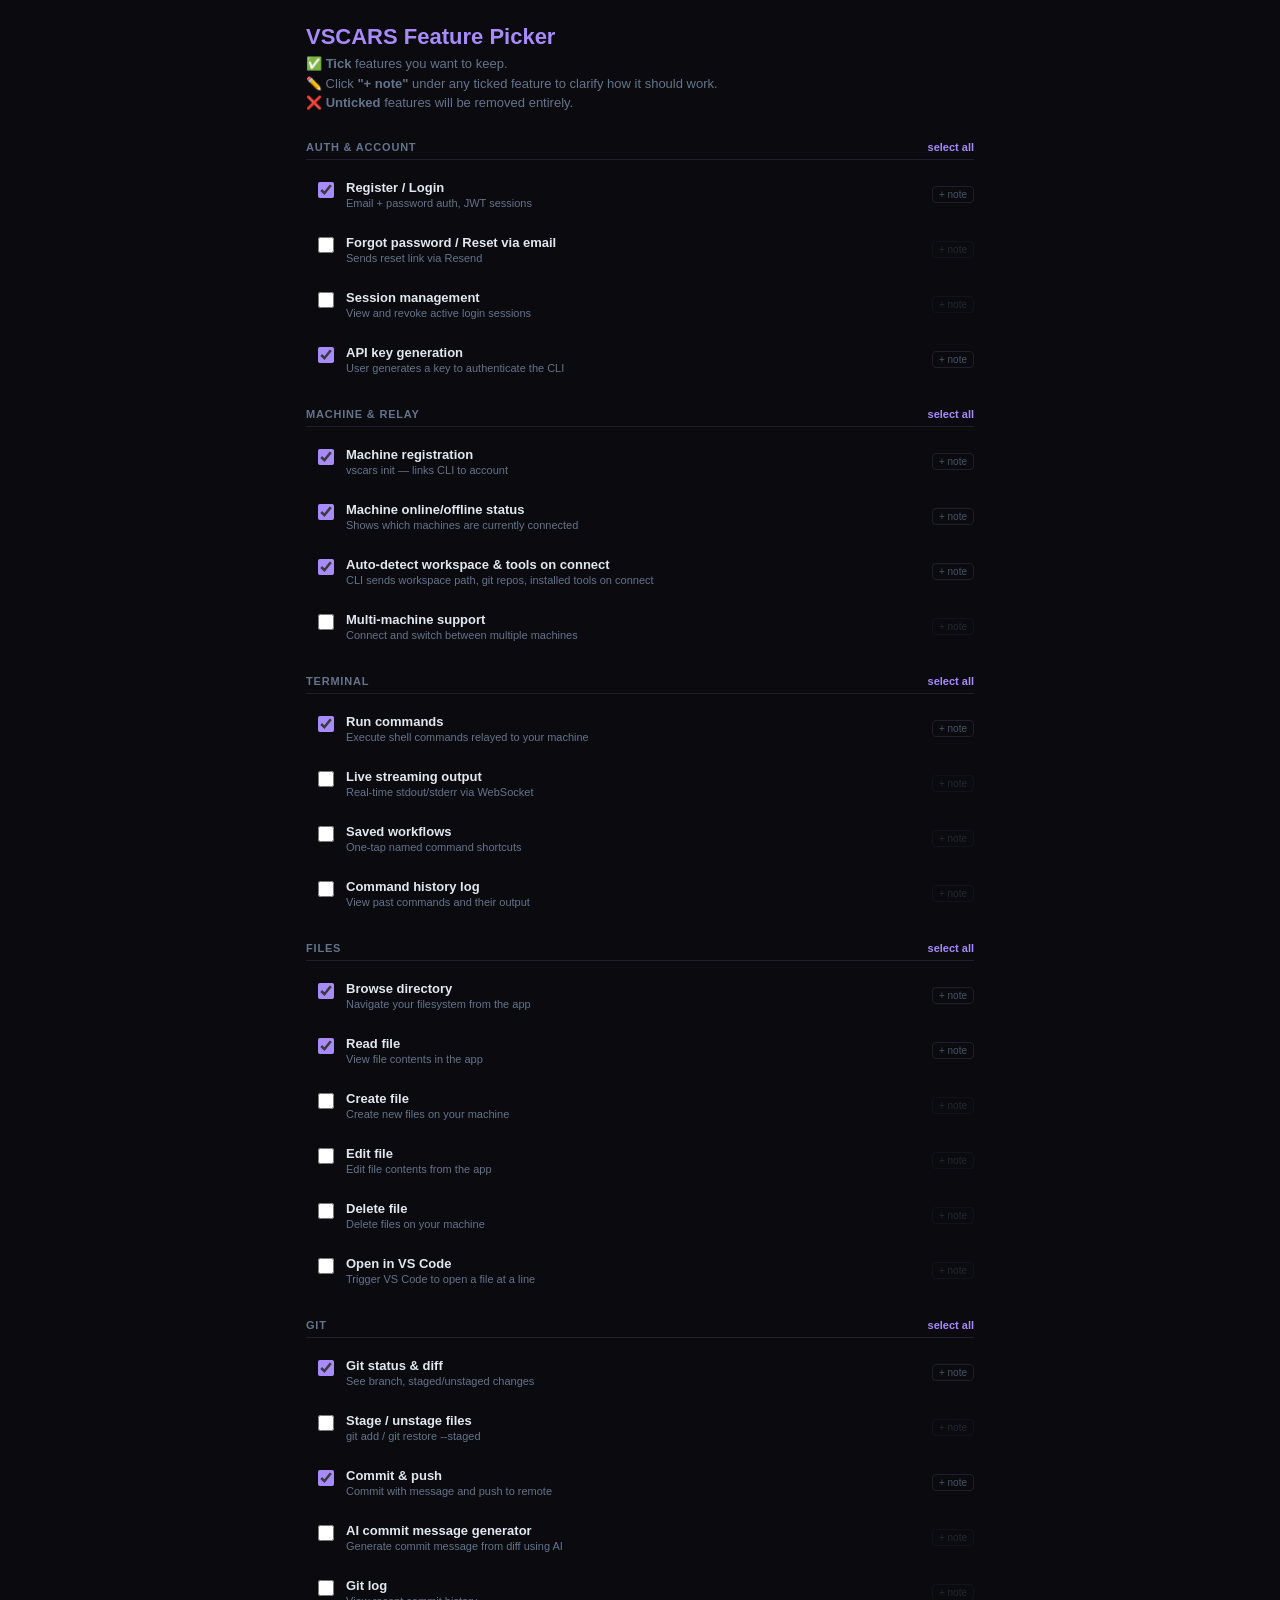
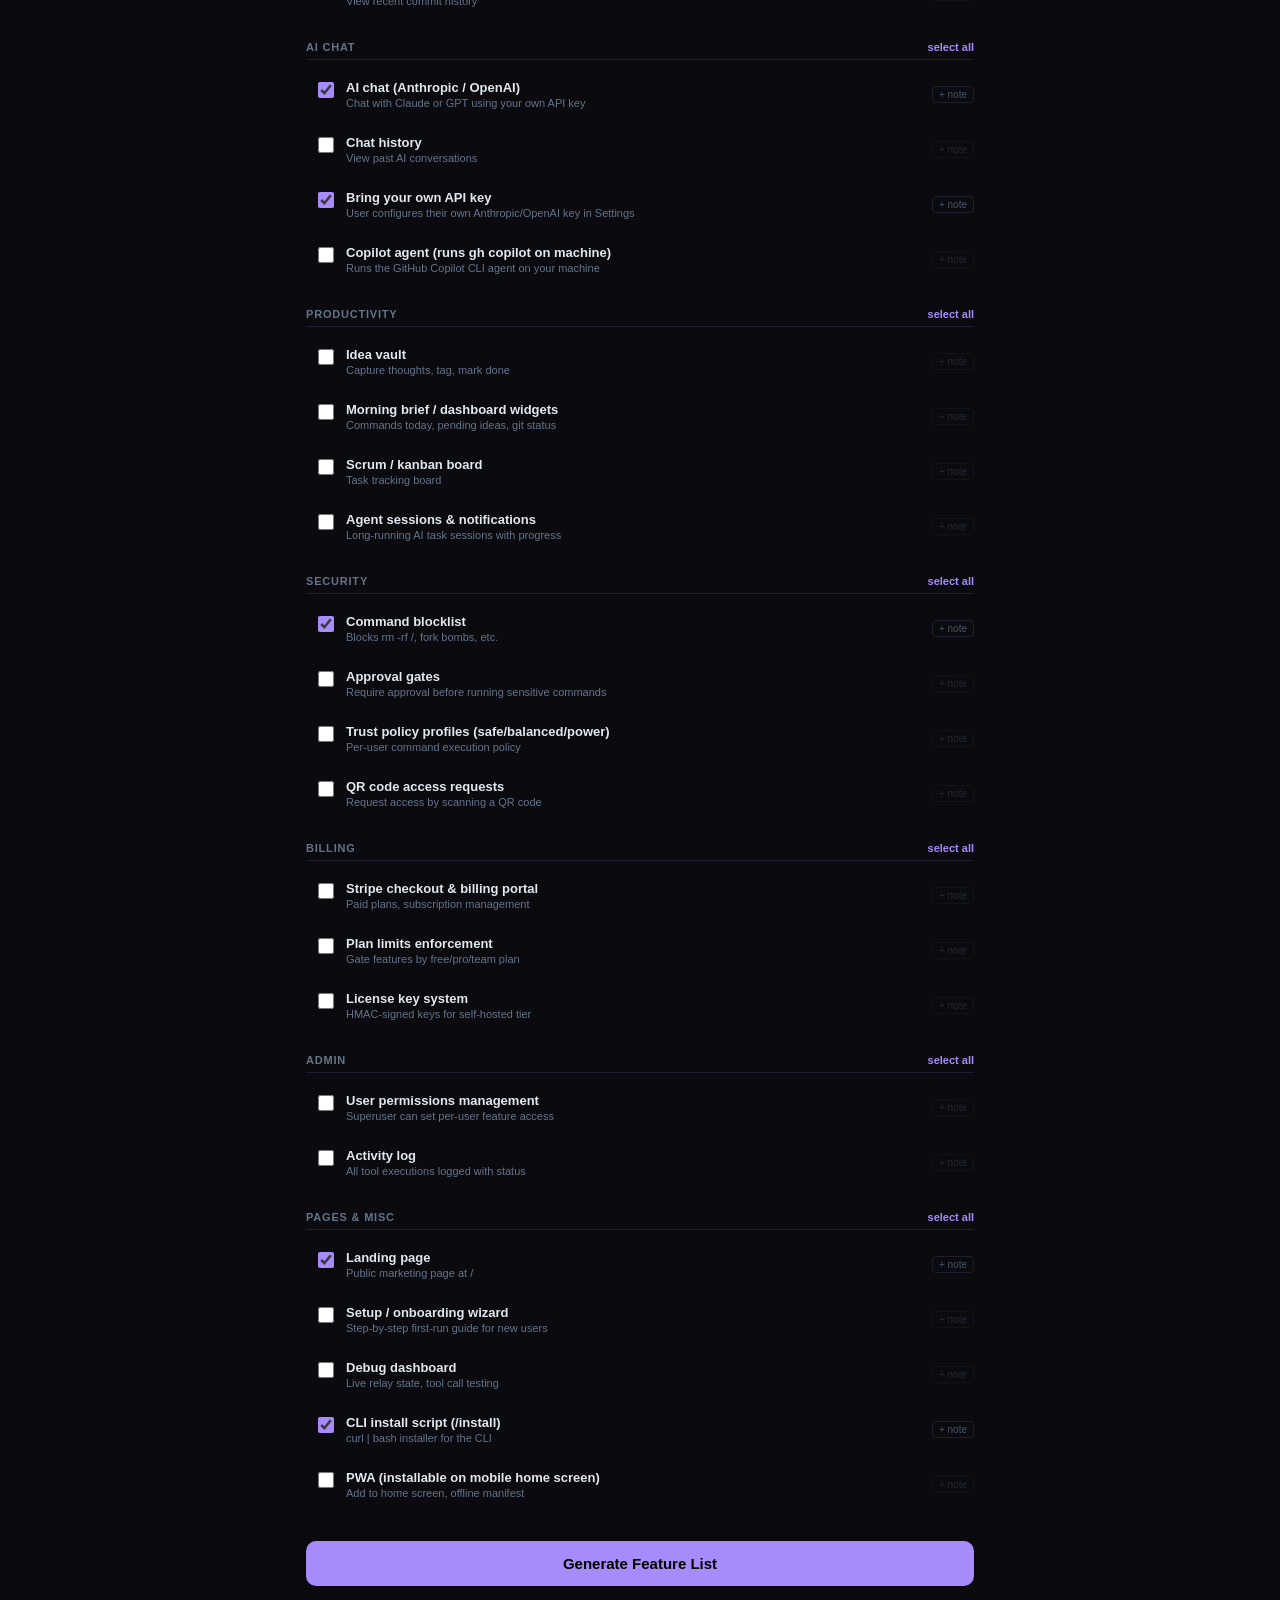
<file: static/setup-picker.html>
<!DOCTYPE html>
<html lang="en">
<head>
<meta charset="UTF-8">
<meta name="viewport" content="width=device-width, initial-scale=1">
<title>VSCARS Feature Picker</title>
<style>
* { box-sizing: border-box; margin: 0; padding: 0; }
body { background: #0a0a0f; color: #e2e8f0; font-family: -apple-system, BlinkMacSystemFont, 'Segoe UI', sans-serif; font-size: 14px; padding: 24px 16px; max-width: 700px; margin: 0 auto; }
h1 { font-size: 22px; font-weight: 800; color: #a78bfa; margin-bottom: 4px; }
.sub { color: #64748b; font-size: 13px; margin-bottom: 28px; line-height: 1.5; }
.section { margin-bottom: 24px; }
.section-title { font-size: 11px; font-weight: 700; color: #64748b; text-transform: uppercase; letter-spacing: .8px; margin-bottom: 10px; padding-bottom: 6px; border-bottom: 1px solid #1e1e2e; display: flex; justify-content: space-between; }
.select-all { font-size: 11px; color: #a78bfa; cursor: pointer; font-weight: 600; text-transform: none; letter-spacing: 0; }
.item-wrap { margin-bottom: 6px; }
.item { display: flex; align-items: flex-start; gap: 12px; padding: 10px 12px; border-radius: 8px; cursor: pointer; transition: background .15s; }
.item:hover { background: #12121a; }
.item input[type=checkbox] { margin-top: 2px; accent-color: #a78bfa; width: 16px; height: 16px; flex-shrink: 0; cursor: pointer; }
.item-label { flex: 1; }
.item-name { font-weight: 600; color: #e2e8f0; font-size: 13px; }
.item-desc { color: #64748b; font-size: 11px; margin-top: 2px; }
.note-toggle { font-size: 10px; color: #475569; cursor: pointer; margin-left: 12px; padding: 2px 6px; border-radius: 4px; border: 1px solid #1e1e2e; background: none; transition: color .15s, border-color .15s; }
.note-toggle:hover { color: #a78bfa; border-color: #a78bfa; }
.note-wrap { display: none; padding: 0 12px 10px 40px; }
.note-wrap textarea { width: 100%; background: #0a0a0f; border: 1px solid #2d2d3e; border-radius: 6px; color: #e2e8f0; font-size: 12px; padding: 8px 10px; resize: vertical; min-height: 60px; font-family: inherit; line-height: 1.5; }
.note-wrap textarea:focus { outline: none; border-color: #a78bfa; }
.note-wrap textarea::placeholder { color: #334155; font-style: italic; }
.btn { width: 100%; padding: 14px; background: #a78bfa; color: #000; border: none; border-radius: 10px; font-size: 15px; font-weight: 700; cursor: pointer; margin-top: 8px; }
.btn:hover { background: #c4b5fd; }
.output { display: none; margin-top: 24px; background: #12121a; border: 1px solid #1e1e2e; border-radius: 12px; padding: 20px; }
.output h3 { font-size: 14px; font-weight: 700; color: #a78bfa; margin-bottom: 12px; }
.output pre { color: #94a3b8; font-size: 12px; white-space: pre-wrap; line-height: 1.7; }
.copy-btn { margin-top: 12px; padding: 8px 18px; background: #1e1e2e; color: #e2e8f0; border: 1px solid #2d2d3e; border-radius: 8px; font-size: 12px; cursor: pointer; }
.copy-btn:hover { background: #2d2d3e; }
</style>
</head>
<body>

<h1>VSCARS Feature Picker</h1>
<p class="sub">
  ✅ <b>Tick</b> features you want to keep.<br>
  ✏️ Click <b>"+ note"</b> under any ticked feature to clarify how it should work.<br>
  ❌ <b>Unticked</b> features will be removed entirely.
</p>

<form id="picker"></form>

<button type="button" class="btn" onclick="generate()">Generate Feature List</button>

<div class="output" id="output">
  <h3>Your feature spec</h3>
  <pre id="output-text"></pre>
  <button class="copy-btn" onclick="copyOutput()">Copy to clipboard</button>
</div>

<script>
const FEATURES = [
  { section: "Auth & Account", items: [
    { id: "auth_register_login", name: "Register / Login", desc: "Email + password auth, JWT sessions", default: true },
    { id: "auth_forgot_password", name: "Forgot password / Reset via email", desc: "Sends reset link via Resend", default: false },
    { id: "auth_sessions", name: "Session management", desc: "View and revoke active login sessions", default: false },
    { id: "auth_api_key", name: "API key generation", desc: "User generates a key to authenticate the CLI", default: true },
  ]},
  { section: "Machine & Relay", items: [
    { id: "machine_register", name: "Machine registration", desc: "vscars init — links CLI to account", default: true },
    { id: "machine_status", name: "Machine online/offline status", desc: "Shows which machines are currently connected", default: true },
    { id: "machine_autodetect", name: "Auto-detect workspace & tools on connect", desc: "CLI sends workspace path, git repos, installed tools on connect", default: true },
    { id: "machine_multi", name: "Multi-machine support", desc: "Connect and switch between multiple machines", default: false },
  ]},
  { section: "Terminal", items: [
    { id: "terminal_run", name: "Run commands", desc: "Execute shell commands relayed to your machine", default: true },
    { id: "terminal_stream", name: "Live streaming output", desc: "Real-time stdout/stderr via WebSocket", default: false },
    { id: "terminal_workflows", name: "Saved workflows", desc: "One-tap named command shortcuts", default: false },
    { id: "terminal_history", name: "Command history log", desc: "View past commands and their output", default: false },
  ]},
  { section: "Files", items: [
    { id: "files_browse", name: "Browse directory", desc: "Navigate your filesystem from the app", default: true },
    { id: "files_read", name: "Read file", desc: "View file contents in the app", default: true },
    { id: "files_create", name: "Create file", desc: "Create new files on your machine", default: false },
    { id: "files_edit", name: "Edit file", desc: "Edit file contents from the app", default: false },
    { id: "files_delete", name: "Delete file", desc: "Delete files on your machine", default: false },
    { id: "files_vscode", name: "Open in VS Code", desc: "Trigger VS Code to open a file at a line", default: false },
  ]},
  { section: "Git", items: [
    { id: "git_status", name: "Git status & diff", desc: "See branch, staged/unstaged changes", default: true },
    { id: "git_stage", name: "Stage / unstage files", desc: "git add / git restore --staged", default: false },
    { id: "git_commit", name: "Commit & push", desc: "Commit with message and push to remote", default: true },
    { id: "git_ai_commit", name: "AI commit message generator", desc: "Generate commit message from diff using AI", default: false },
    { id: "git_log", name: "Git log", desc: "View recent commit history", default: false },
  ]},
  { section: "AI Chat", items: [
    { id: "ai_chat", name: "AI chat (Anthropic / OpenAI)", desc: "Chat with Claude or GPT using your own API key", default: true },
    { id: "ai_history", name: "Chat history", desc: "View past AI conversations", default: false },
    { id: "ai_byok", name: "Bring your own API key", desc: "User configures their own Anthropic/OpenAI key in Settings", default: true },
    { id: "ai_copilot_agent", name: "Copilot agent (runs gh copilot on machine)", desc: "Runs the GitHub Copilot CLI agent on your machine", default: false },
  ]},
  { section: "Productivity", items: [
    { id: "prod_ideas", name: "Idea vault", desc: "Capture thoughts, tag, mark done", default: false },
    { id: "prod_brief", name: "Morning brief / dashboard widgets", desc: "Commands today, pending ideas, git status", default: false },
    { id: "prod_scrum", name: "Scrum / kanban board", desc: "Task tracking board", default: false },
    { id: "prod_agent_sessions", name: "Agent sessions & notifications", desc: "Long-running AI task sessions with progress", default: false },
  ]},
  { section: "Security", items: [
    { id: "sec_blocklist", name: "Command blocklist", desc: "Blocks rm -rf /, fork bombs, etc.", default: true },
    { id: "sec_approval", name: "Approval gates", desc: "Require approval before running sensitive commands", default: false },
    { id: "sec_trust", name: "Trust policy profiles (safe/balanced/power)", desc: "Per-user command execution policy", default: false },
    { id: "sec_qr", name: "QR code access requests", desc: "Request access by scanning a QR code", default: false },
  ]},
  { section: "Billing", items: [
    { id: "billing_stripe", name: "Stripe checkout & billing portal", desc: "Paid plans, subscription management", default: false },
    { id: "billing_plans", name: "Plan limits enforcement", desc: "Gate features by free/pro/team plan", default: false },
    { id: "billing_license", name: "License key system", desc: "HMAC-signed keys for self-hosted tier", default: false },
  ]},
  { section: "Admin", items: [
    { id: "admin_permissions", name: "User permissions management", desc: "Superuser can set per-user feature access", default: false },
    { id: "admin_activity", name: "Activity log", desc: "All tool executions logged with status", default: false },
  ]},
  { section: "Pages & Misc", items: [
    { id: "misc_landing", name: "Landing page", desc: "Public marketing page at /", default: true },
    { id: "misc_setup", name: "Setup / onboarding wizard", desc: "Step-by-step first-run guide for new users", default: false },
    { id: "misc_debug", name: "Debug dashboard", desc: "Live relay state, tool call testing", default: false },
    { id: "misc_install", name: "CLI install script (/install)", desc: "curl | bash installer for the CLI", default: true },
    { id: "misc_pwa", name: "PWA (installable on mobile home screen)", desc: "Add to home screen, offline manifest", default: false },
  ]},
];

const form = document.getElementById('picker');
FEATURES.forEach(section => {
  const sec = document.createElement('div');
  sec.className = 'section';
  sec.innerHTML = `<div class="section-title">${section.section} <span class="select-all" data-section>select all</span></div>`;

  section.items.forEach(item => {
    const wrap = document.createElement('div');
    wrap.className = 'item-wrap';
    wrap.innerHTML = `
      <div style="display:flex;align-items:center">
        <label class="item" style="flex:1">
          <input type="checkbox" name="feature" value="${item.id}" ${item.default ? 'checked' : ''} onchange="onCheck(this)">
          <div class="item-label">
            <div class="item-name">${item.name}</div>
            <div class="item-desc">${item.desc}</div>
          </div>
        </label>
        <button type="button" class="note-toggle" onclick="toggleNote(this)" style="${item.default ? '' : 'opacity:.4;pointer-events:none'}">+ note</button>
      </div>
      <div class="note-wrap" id="note-${item.id}">
        <textarea name="note_${item.id}" placeholder="Leave blank to keep as-is. Write here to change how this feature works…"></textarea>
      </div>
    `;
    sec.appendChild(wrap);
  });

  sec.querySelector('[data-section]').addEventListener('click', function() {
    const boxes = sec.querySelectorAll('input[type=checkbox]');
    const allChecked = Array.from(boxes).every(b => b.checked);
    boxes.forEach(b => { b.checked = !allChecked; onCheck(b); });
    this.textContent = allChecked ? 'select all' : 'deselect all';
  });

  form.appendChild(sec);
});

function onCheck(checkbox) {
  const wrap = checkbox.closest('.item-wrap');
  const toggle = wrap.querySelector('.note-toggle');
  const noteWrap = wrap.querySelector('.note-wrap');
  if (checkbox.checked) {
    toggle.style.opacity = '1';
    toggle.style.pointerEvents = 'auto';
  } else {
    toggle.style.opacity = '.4';
    toggle.style.pointerEvents = 'none';
    noteWrap.style.display = 'none';
    toggle.textContent = '+ note';
  }
}

function toggleNote(btn) {
  const wrap = btn.closest('.item-wrap');
  const noteWrap = wrap.querySelector('.note-wrap');
  const open = noteWrap.style.display === 'block';
  noteWrap.style.display = open ? 'none' : 'block';
  btn.textContent = open ? '+ note' : '− note';
  if (!open) noteWrap.querySelector('textarea').focus();
}

function generate() {
  const items = document.querySelectorAll('input[name=feature]');
  const keep = [], remove = [];
  items.forEach(cb => {
    const wrap = cb.closest('.item-wrap');
    const name = wrap.querySelector('.item-name').textContent;
    const note = (wrap.querySelector('textarea') || {}).value || '';
    if (cb.checked) keep.push({ name, note: note.trim() });
    else remove.push(name);
  });

  let out = '=== KEEP ===\n';
  keep.forEach(({ name, note }) => {
    out += `✅ ${name}`;
    if (note) out += `\n   → ${note.replace(/\n/g, '\n     ')}`;
    out += '\n';
  });
  out += '\n=== REMOVE ENTIRELY ===\n';
  remove.forEach(name => { out += `❌ ${name}\n`; });

  document.getElementById('output-text').textContent = out;
  document.getElementById('output').style.display = 'block';
  document.getElementById('output').scrollIntoView({ behavior: 'smooth' });
}

function copyOutput() {
  navigator.clipboard.writeText(document.getElementById('output-text').textContent);
}
</script>
</body>
</html>
</file>
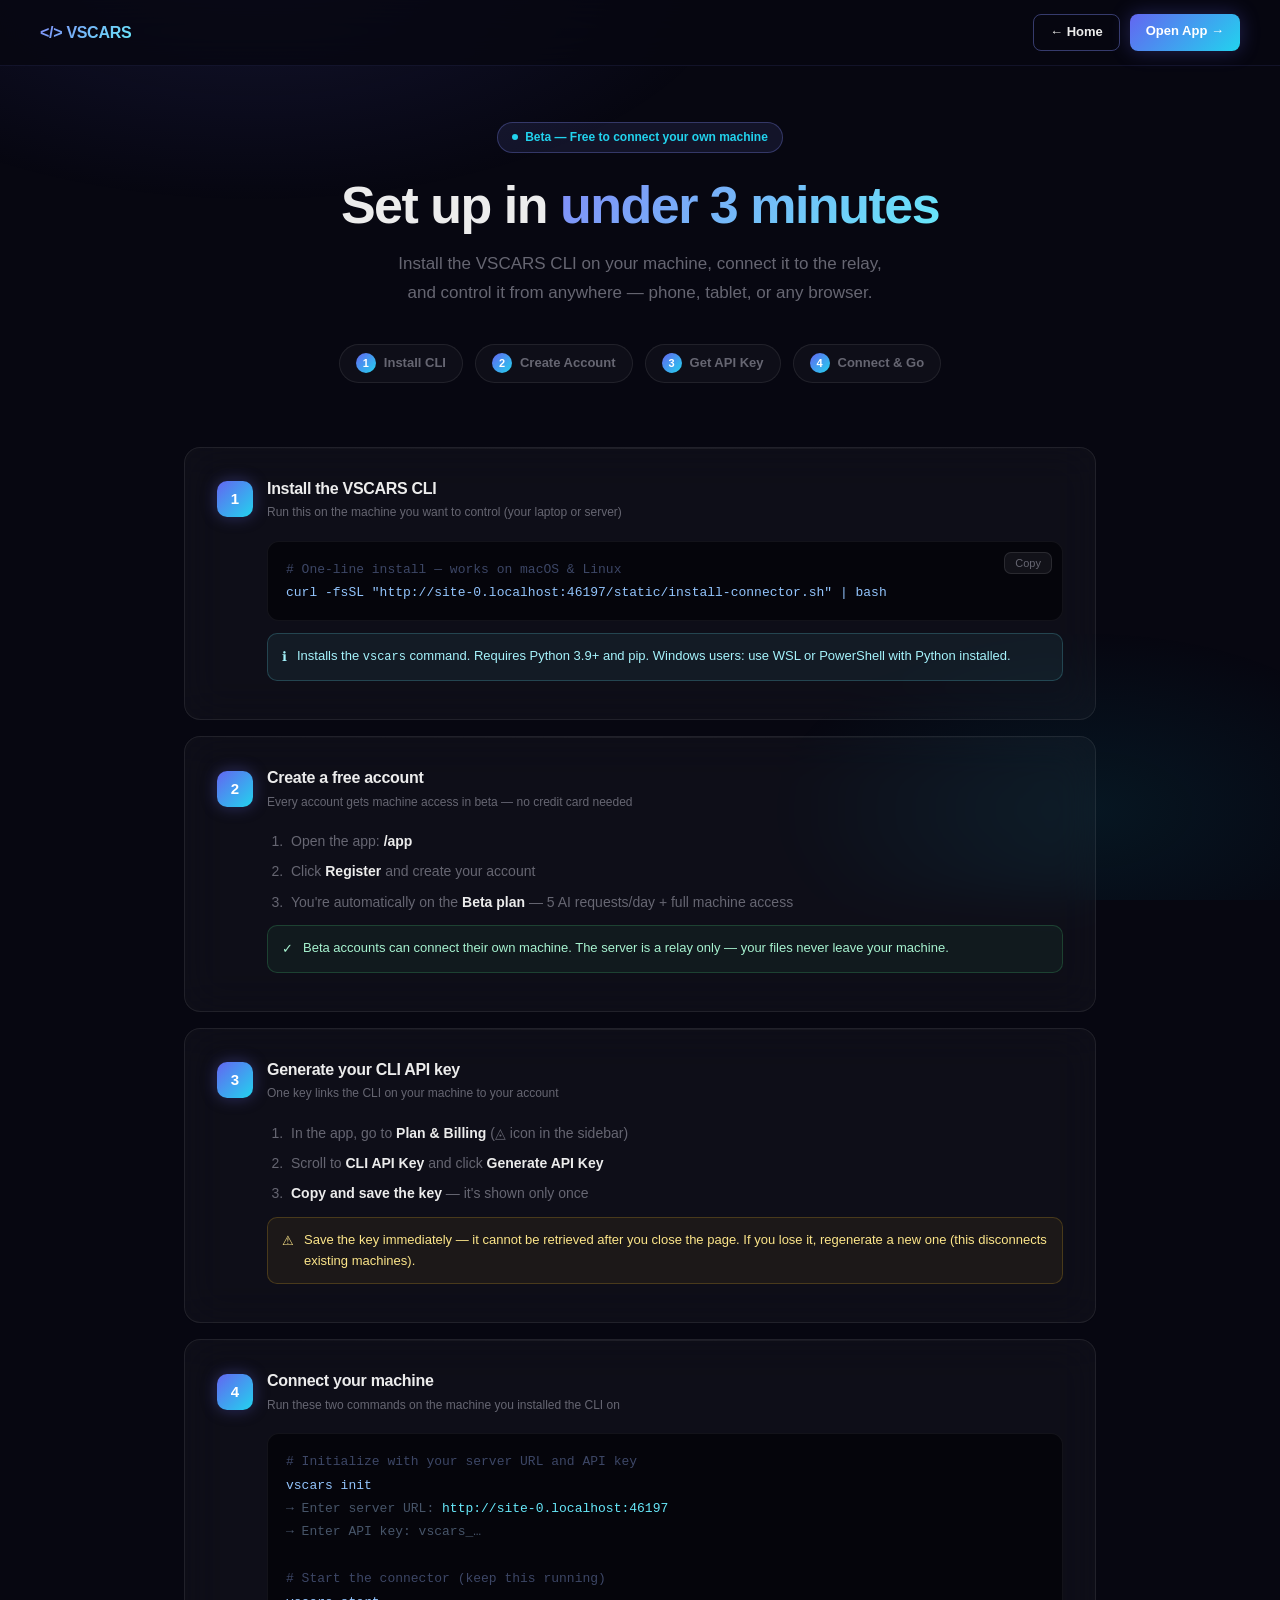
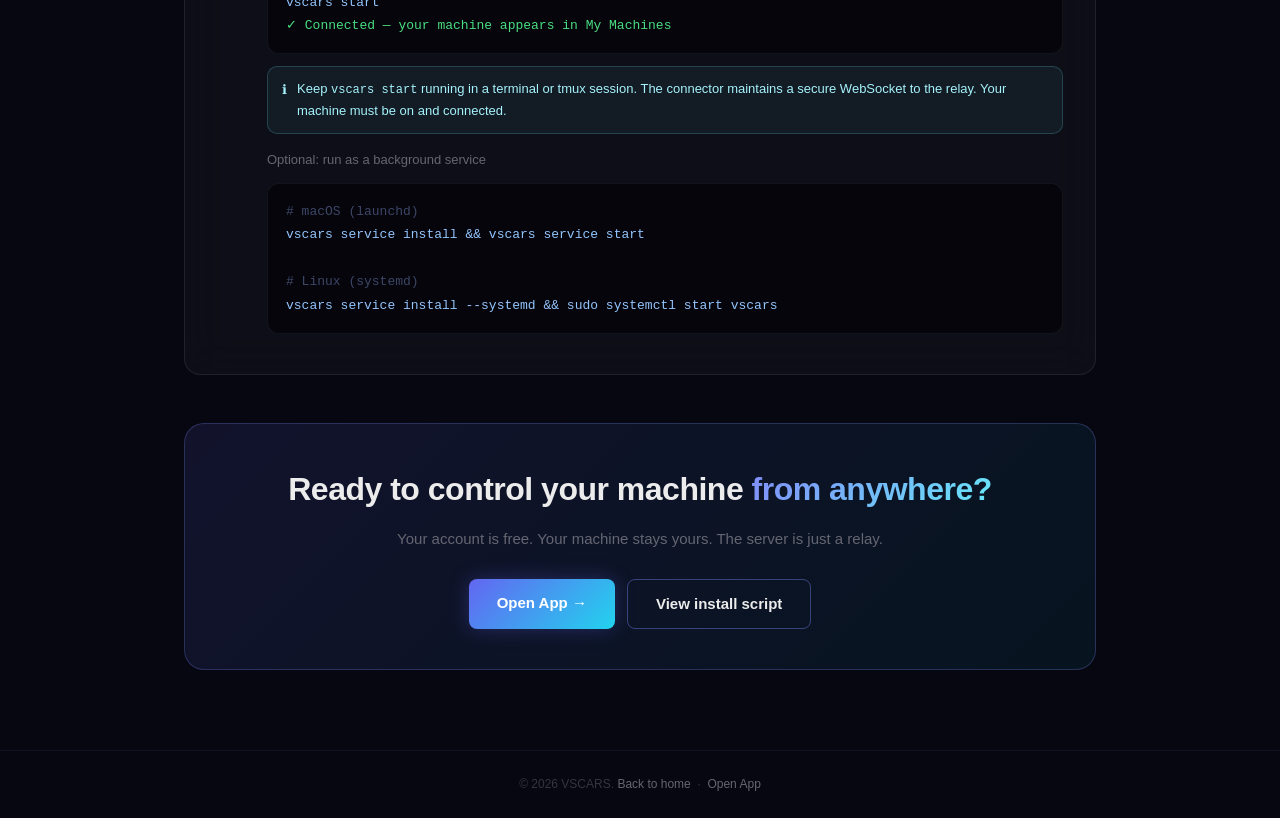
<file: static/setup.html>
<!DOCTYPE html>
<html lang="en">
<head>
<meta charset="UTF-8">
<meta name="viewport" content="width=device-width,initial-scale=1">
<title>VSCARS — Setup Guide</title>
<meta name="description" content="Connect your machine to VSCARS in under 3 minutes.">
<meta name="theme-color" content="#070711">
<style>
*,*::before,*::after{box-sizing:border-box;margin:0;padding:0}
:root{
  --bg:#070711;--surface:rgba(255,255,255,0.032);
  --border:rgba(255,255,255,0.08);--border-hi:rgba(129,140,248,0.4);
  --t1:#ececec;--t2:#666672;--t3:#35353d;
  --a:#818cf8;--a2:#22d3ee;
  --ok:#4ade80;
  --blur:blur(20px);
  --font:-apple-system,BlinkMacSystemFont,'Segoe UI',sans-serif;
  --mono:'SF Mono','Cascadia Code','Fira Code',Consolas,monospace;
}
html{scroll-behavior:smooth}
body{
  background:var(--bg);color:var(--t1);
  font-family:var(--font);line-height:1.6;
  min-height:100vh;
}
body::before{
  content:'';position:fixed;inset:0;pointer-events:none;z-index:0;
  background:
    radial-gradient(ellipse 70% 50% at 20% -5%,rgba(99,102,241,0.14) 0%,transparent 55%),
    radial-gradient(ellipse 50% 40% at 85% 90%,rgba(6,182,212,0.09) 0%,transparent 50%);
}
a{color:var(--a);text-decoration:none}
a:hover{opacity:.8}

/* ── NAV ── */
nav{
  position:sticky;top:0;z-index:100;
  display:flex;align-items:center;justify-content:space-between;
  padding:14px 40px;
  background:rgba(7,7,17,0.8);
  backdrop-filter:var(--blur);-webkit-backdrop-filter:var(--blur);
  border-bottom:1px solid rgba(129,140,248,0.1);
}
.brand{
  font-weight:800;font-size:16px;letter-spacing:-.3px;
  background:linear-gradient(135deg,#818cf8,#67e8f9);
  -webkit-background-clip:text;-webkit-text-fill-color:transparent;background-clip:text;
}
.nav-right{display:flex;gap:10px}
.btn-nav{
  padding:7px 16px;border-radius:8px;font-size:13px;font-weight:600;
  transition:opacity .18s,box-shadow .18s;
}
.btn-outline{
  border:1px solid var(--border-hi);color:var(--t1);background:transparent;
}
.btn-outline:hover{background:rgba(129,140,248,0.07)}
.btn-grad{
  background:linear-gradient(135deg,#6366f1,#22d3ee);color:#fff;border:none;
  box-shadow:0 0 20px rgba(99,102,241,0.3);
}
.btn-grad:hover{opacity:.9;box-shadow:0 0 32px rgba(99,102,241,0.5)}

/* ── WRAP ── */
.wrap{max-width:960px;margin:0 auto;padding:56px 24px 80px;position:relative;z-index:1}

/* ── HERO ── */
.hero{
  text-align:center;margin-bottom:60px;
}
.pill{
  display:inline-flex;align-items:center;gap:7px;
  padding:5px 14px;border-radius:999px;margin-bottom:24px;
  background:rgba(129,140,248,0.1);border:1px solid rgba(129,140,248,0.3);
  font-size:12px;font-weight:600;color:var(--a2);
}
.pill-dot{width:6px;height:6px;border-radius:50%;background:var(--a2);animation:pulse 2s infinite}
@keyframes pulse{0%,100%{opacity:1;transform:scale(1)}50%{opacity:.5;transform:scale(.8)}}
.hero h1{
  font-size:clamp(32px,5vw,52px);font-weight:900;
  letter-spacing:-1.5px;line-height:1.1;margin-bottom:16px;
}
.grad{
  background:linear-gradient(135deg,#818cf8,#67e8f9);
  -webkit-background-clip:text;-webkit-text-fill-color:transparent;background-clip:text;
}
.hero p{font-size:17px;color:var(--t2);max-width:500px;margin:0 auto 32px;line-height:1.7}

/* Steps ribbon */
.steps-ribbon{
  display:flex;align-items:center;justify-content:center;gap:0;flex-wrap:wrap;
  margin-bottom:0;
}
.step-pill{
  display:flex;align-items:center;gap:8px;
  padding:8px 16px;font-size:13px;font-weight:600;color:var(--t2);
  background:rgba(255,255,255,0.03);border:1px solid var(--border);
  border-radius:999px;margin:4px 6px;
  transition:color .2s,border-color .2s;
}
.step-pill:hover{color:var(--t1);border-color:var(--border-hi)}
.step-num{
  width:20px;height:20px;border-radius:50%;
  background:linear-gradient(135deg,#6366f1,#22d3ee);
  display:flex;align-items:center;justify-content:center;
  font-size:11px;font-weight:800;color:#fff;flex-shrink:0;
}

/* ── STEPS GRID ── */
.steps{display:flex;flex-direction:column;gap:16px}
.step-card{
  background:var(--surface);
  backdrop-filter:var(--blur);-webkit-backdrop-filter:var(--blur);
  border:1px solid var(--border);border-radius:16px;
  padding:28px 32px;
  position:relative;overflow:hidden;
  transition:border-color .2s,box-shadow .2s;
}
.step-card::before{
  content:'';position:absolute;top:0;left:0;right:0;height:1px;
  background:linear-gradient(90deg,transparent,rgba(255,255,255,0.07),transparent);
}
.step-card:hover{
  border-color:rgba(129,140,248,0.25);
  box-shadow:0 8px 40px rgba(0,0,0,0.4),0 0 0 1px rgba(129,140,248,0.08);
}
.step-header{
  display:flex;align-items:center;gap:14px;margin-bottom:18px;
}
.step-badge{
  width:36px;height:36px;border-radius:10px;flex-shrink:0;
  background:linear-gradient(135deg,#6366f1,#22d3ee);
  display:flex;align-items:center;justify-content:center;
  font-size:15px;font-weight:900;color:#fff;
  box-shadow:0 0 16px rgba(99,102,241,0.35);
}
.step-header h2{font-size:16px;font-weight:700;letter-spacing:-.3px}
.step-header p{font-size:12px;color:var(--t2);margin-top:2px}
.step-body{padding-left:50px}

/* Code block */
.code-block{
  background:rgba(2,2,8,0.7);
  border:1px solid rgba(255,255,255,0.06);
  border-radius:12px;padding:16px 18px;
  font-family:var(--mono);font-size:13px;line-height:1.8;
  color:#b0b8cc;position:relative;margin:12px 0;
  overflow-x:auto;
}
.code-block .comment{color:#3d4766}
.code-block .cmd{color:#93c5fd}
.code-block .success{color:#4ade80}
.code-block .muted{color:#475569}
.copy-btn{
  position:absolute;top:10px;right:10px;
  background:rgba(255,255,255,0.06);border:1px solid rgba(255,255,255,0.1);
  border-radius:7px;padding:4px 10px;
  font-size:11px;color:var(--t2);cursor:pointer;font-family:var(--font);
  transition:background .15s,color .15s;
}
.copy-btn:hover{background:rgba(129,140,248,0.15);color:var(--t1)}
.copy-btn.copied{color:var(--ok)}

/* Info / warn callouts */
.callout{
  display:flex;gap:10px;align-items:flex-start;
  border-radius:10px;padding:12px 14px;
  font-size:13px;line-height:1.6;margin:10px 0;
}
.callout-ok{background:rgba(74,222,128,0.06);border:1px solid rgba(74,222,128,0.2);color:#a7f3d0}
.callout-info{background:rgba(103,232,249,0.06);border:1px solid rgba(103,232,249,0.2);color:#a5f3fc}
.callout-warn{background:rgba(251,191,36,0.06);border:1px solid rgba(251,191,36,0.2);color:#fde68a}
.callout-icon{flex-shrink:0;margin-top:1px}

/* Sub-steps list */
ol.sub-steps{padding-left:20px;display:flex;flex-direction:column;gap:8px;margin:12px 0}
ol.sub-steps li{font-size:14px;color:var(--t2);padding-left:4px}
ol.sub-steps li strong{color:var(--t1)}
ol.sub-steps a{color:var(--a2)}

/* Final CTA */
.final{
  margin-top:48px;
  background:linear-gradient(135deg,rgba(99,102,241,0.12) 0%,rgba(6,182,212,0.08) 100%);
  border:1px solid rgba(129,140,248,0.25);
  border-radius:20px;padding:40px 32px;text-align:center;
}
.final h2{font-size:clamp(22px,3vw,32px);font-weight:800;letter-spacing:-.5px;margin-bottom:12px}
.final p{color:var(--t2);font-size:15px;margin-bottom:28px}
.final-btns{display:flex;gap:12px;justify-content:center;flex-wrap:wrap}

/* Footer */
footer{
  border-top:1px solid rgba(129,140,248,0.08);
  padding:24px 40px;text-align:center;
  font-size:12px;color:var(--t3);
  position:relative;z-index:1;
}

@media(max-width:640px){
  nav{padding:12px 20px}
  .wrap{padding:40px 16px 60px}
  .step-body{padding-left:0;margin-top:12px}
  .step-card{padding:20px}
}
</style>
</head>
<body>

<nav>
  <span class="brand">&lt;/&gt; VSCARS</span>
  <div class="nav-right">
    <a href="/" class="btn-nav btn-outline">← Home</a>
    <a href="/app" class="btn-nav btn-grad">Open App →</a>
  </div>
</nav>

<div class="wrap">

  <!-- ── HERO ── -->
  <div class="hero">
    <div class="pill">
      <span class="pill-dot"></span>
      <span>Beta — Free to connect your own machine</span>
    </div>
    <h1>Set up in <span class="grad">under 3 minutes</span></h1>
    <p>Install the VSCARS CLI on your machine, connect it to the relay, and control it from anywhere — phone, tablet, or any browser.</p>
    <div class="steps-ribbon">
      <div class="step-pill"><div class="step-num">1</div> Install CLI</div>
      <div class="step-pill"><div class="step-num">2</div> Create Account</div>
      <div class="step-pill"><div class="step-num">3</div> Get API Key</div>
      <div class="step-pill"><div class="step-num">4</div> Connect &amp; Go</div>
    </div>
  </div>

  <!-- ── STEPS ── -->
  <div class="steps">

    <!-- Step 1 -->
    <div class="step-card">
      <div class="step-header">
        <div class="step-badge">1</div>
        <div>
          <h2>Install the VSCARS CLI</h2>
          <p>Run this on the machine you want to control (your laptop or server)</p>
        </div>
      </div>
      <div class="step-body">
        <div class="code-block" id="install-block">
          <span class="comment"># One-line install — works on macOS &amp; Linux</span><br>
          <span class="cmd" id="install-cmd">curl -fsSL "https://your-domain/static/install-connector.sh" | bash</span>
          <button class="copy-btn" onclick="copyCode('install-cmd',this)">Copy</button>
        </div>
        <div class="callout callout-info">
          <span class="callout-icon">ℹ</span>
          <span>Installs the <code style="font-family:var(--mono);font-size:12px">vscars</code> command. Requires Python 3.9+ and pip. Windows users: use WSL or PowerShell with Python installed.</span>
        </div>
      </div>
    </div>

    <!-- Step 2 -->
    <div class="step-card">
      <div class="step-header">
        <div class="step-badge">2</div>
        <div>
          <h2>Create a free account</h2>
          <p>Every account gets machine access in beta — no credit card needed</p>
        </div>
      </div>
      <div class="step-body">
        <ol class="sub-steps">
          <li>Open the app: <a href="/app" target="_blank" rel="noopener"><strong>/app</strong></a></li>
          <li>Click <strong>Register</strong> and create your account</li>
          <li>You're automatically on the <strong>Beta plan</strong> — 5 AI requests/day + full machine access</li>
        </ol>
        <div class="callout callout-ok">
          <span class="callout-icon">✓</span>
          <span>Beta accounts can connect their own machine. The server is a relay only — your files never leave your machine.</span>
        </div>
      </div>
    </div>

    <!-- Step 3 -->
    <div class="step-card">
      <div class="step-header">
        <div class="step-badge">3</div>
        <div>
          <h2>Generate your CLI API key</h2>
          <p>One key links the CLI on your machine to your account</p>
        </div>
      </div>
      <div class="step-body">
        <ol class="sub-steps">
          <li>In the app, go to <strong>Plan &amp; Billing</strong> (◬ icon in the sidebar)</li>
          <li>Scroll to <strong>CLI API Key</strong> and click <strong>Generate API Key</strong></li>
          <li><strong>Copy and save the key</strong> — it's shown only once</li>
        </ol>
        <div class="callout callout-warn">
          <span class="callout-icon">⚠</span>
          <span>Save the key immediately — it cannot be retrieved after you close the page. If you lose it, regenerate a new one (this disconnects existing machines).</span>
        </div>
      </div>
    </div>

    <!-- Step 4 -->
    <div class="step-card">
      <div class="step-header">
        <div class="step-badge">4</div>
        <div>
          <h2>Connect your machine</h2>
          <p>Run these two commands on the machine you installed the CLI on</p>
        </div>
      </div>
      <div class="step-body">
        <div class="code-block">
          <span class="comment"># Initialize with your server URL and API key</span><br>
          <span class="cmd">vscars init</span><br>
          <span class="muted">  → Enter server URL: </span><span id="server-url-hint" style="color:#67e8f9"></span><br>
          <span class="muted">  → Enter API key: vscars_…</span><br><br>
          <span class="comment"># Start the connector (keep this running)</span><br>
          <span class="cmd">vscars start</span><br>
          <span class="success">✓ Connected — your machine appears in My Machines</span>
        </div>
        <div class="callout callout-info">
          <span class="callout-icon">ℹ</span>
          <span>Keep <code style="font-family:var(--mono);font-size:12px">vscars start</code> running in a terminal or tmux session. The connector maintains a secure WebSocket to the relay. Your machine must be on and connected.</span>
        </div>
        <div style="margin-top:16px">
          <p style="font-size:13px;color:var(--t2);margin-bottom:8px">Optional: run as a background service</p>
          <div class="code-block">
            <span class="comment"># macOS (launchd)</span><br>
            <span class="cmd">vscars service install &amp;&amp; vscars service start</span><br><br>
            <span class="comment"># Linux (systemd)</span><br>
            <span class="cmd">vscars service install --systemd &amp;&amp; sudo systemctl start vscars</span>
          </div>
        </div>
      </div>
    </div>

  </div>

  <!-- ── FINAL CTA ── -->
  <div class="final">
    <h2>Ready to control your machine <span class="grad">from anywhere?</span></h2>
    <p>Your account is free. Your machine stays yours. The server is just a relay.</p>
    <div class="final-btns">
      <a href="/app" class="btn-nav btn-grad" style="padding:12px 28px;font-size:15px">Open App →</a>
      <a href="/static/install-connector.sh" class="btn-nav btn-outline" style="padding:12px 28px;font-size:15px">View install script</a>
    </div>
  </div>

</div>

<footer>
  &copy; 2026 VSCARS. <a href="/" style="color:var(--t2)">Back to home</a>
  &nbsp;·&nbsp;
  <a href="/app" style="color:var(--t2)">Open App</a>
</footer>

<script>
(function(){
  var origin = window.location.origin;
  var cmd = document.getElementById('install-cmd');
  if(cmd) cmd.textContent = 'curl -fsSL "' + origin + '/static/install-connector.sh" | bash';
  var hint = document.getElementById('server-url-hint');
  if(hint) hint.textContent = origin;
})();

function copyCode(id, btn) {
  var el = document.getElementById(id);
  if(!el) return;
  navigator.clipboard.writeText(el.textContent.trim()).then(function(){
    btn.textContent = 'Copied!';
    btn.classList.add('copied');
    setTimeout(function(){ btn.textContent = 'Copy'; btn.classList.remove('copied'); }, 2000);
  });
}
</script>
</body>
</html>
</file>
